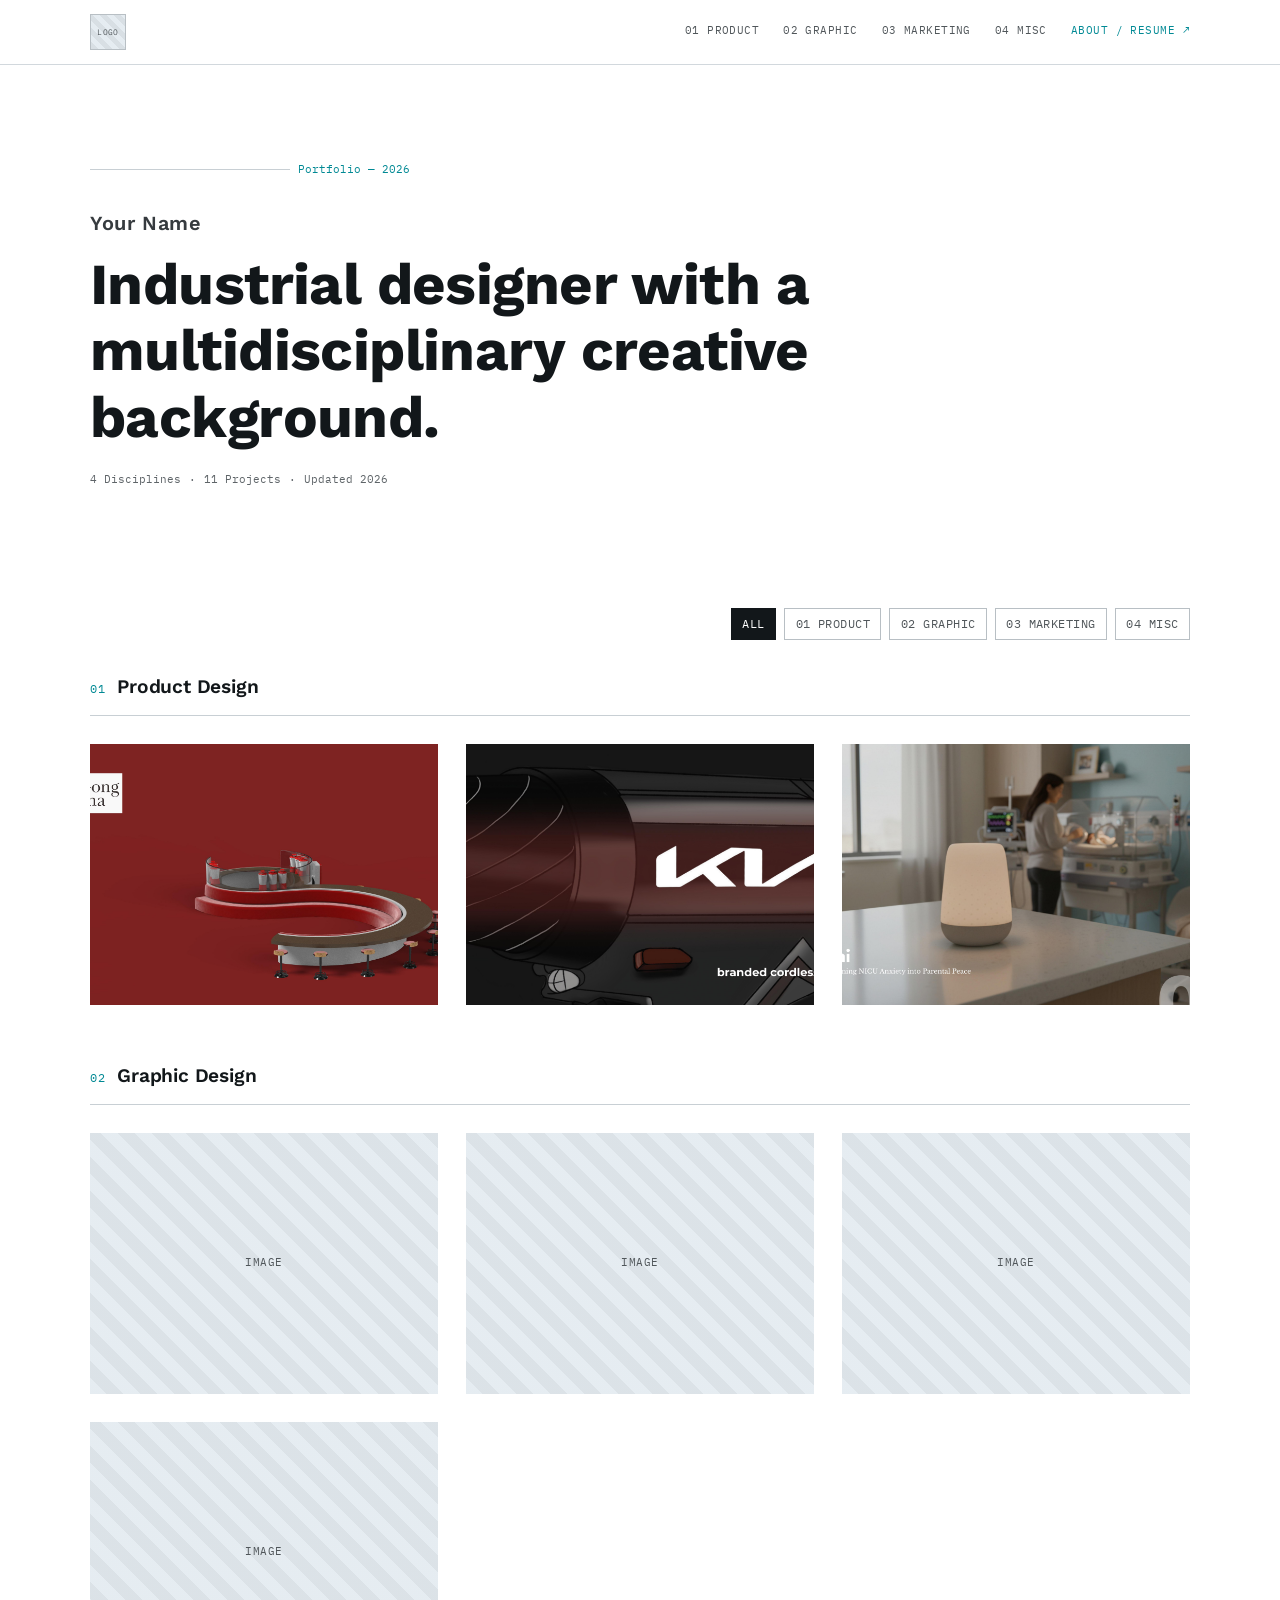
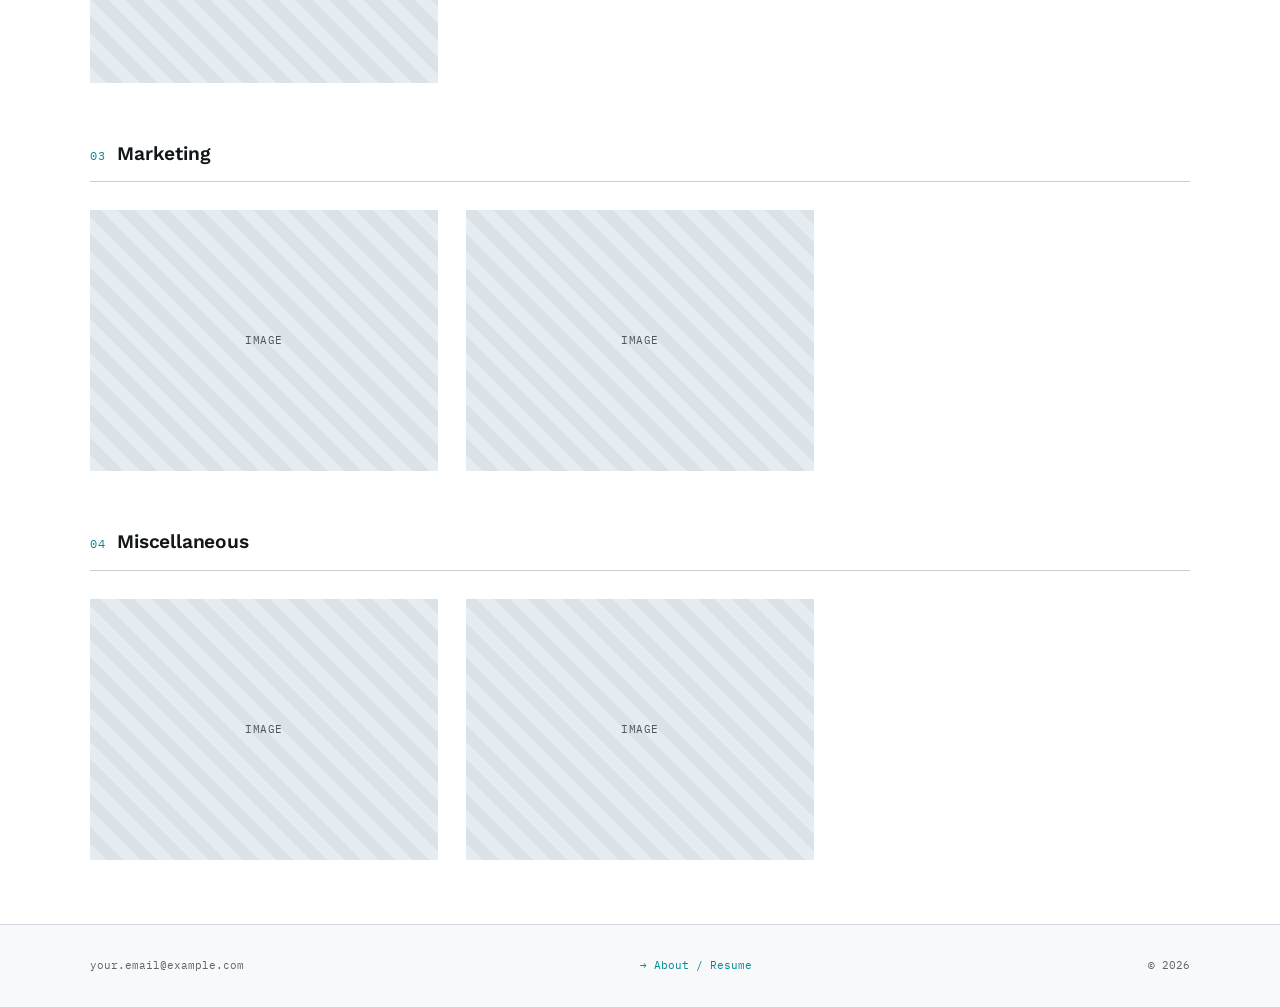
<file: index.html>
<!DOCTYPE html>
<html lang="en">
<head>
<meta charset="UTF-8">
<meta name="viewport" content="width=device-width, initial-scale=1.0">
<title>Your Name — Industrial Design Portfolio</title>
<meta name="description" content="Industrial design portfolio featuring product design, graphic design, marketing, and miscellaneous projects.">

<link rel="preconnect" href="https://fonts.googleapis.com">
<link rel="preconnect" href="https://fonts.gstatic.com" crossorigin>
<link href="https://fonts.googleapis.com/css2?family=Work+Sans:wght@400;500;600;700&family=IBM+Plex+Mono:wght@400;500&display=swap" rel="stylesheet">
<link rel="stylesheet" href="css/style.css">
</head>
<body>

<header class="site-header">
  <div class="wrap header-inner">
    <a class="logo" href="index.html" aria-label="Home">
      <!-- EDIT: swap this for your own logo mark -->
      <span class="logo-mark">LOGO</span>
    </a>
    <nav class="site-nav" aria-label="Primary">
      <a href="#product">01 Product</a>
      <a href="#graphic">02 Graphic</a>
      <a href="#marketing">03 Marketing</a>
      <a href="#misc">04 Misc</a>
      <a href="resume.html" class="nav-cta">About / Resume ↗</a>
    </nav>
    <button class="nav-toggle" aria-label="Toggle menu" aria-expanded="false">
      <span></span><span></span><span></span>
    </button>
  </div>
</header>

<!-- ============ HERO ============ -->
<section class="hero">
  <div class="kicker">
    <span class="rule"></span>
    <span class="label">Portfolio — <span class="auto-year">2026</span></span>
  </div>
  <!-- EDIT: your name -->
  <p class="hero-name">Your Name</p>
  <!-- EDIT: a one-line statement about what you design and how you think -->
  <h1>Industrial designer with a multidisciplinary creative background.</h1>
  <!-- These two numbers reflect the sections below: keep them in sync
       if you add or remove disciplines / projects. -->
  <p class="hero-stats">
    <span>4 Disciplines</span><span>·</span><span>11 Projects</span><span>·</span><span>Updated <span class="auto-year">2026</span></span>
  </p>
</section>

<!-- ============ FILTER ============ -->
<div class="filter-row">
  <div class="filters" role="group" aria-label="Filter by discipline">
    <button class="filter-btn active" data-filter="all">All</button>
    <button class="filter-btn" data-filter="product">01 Product</button>
    <button class="filter-btn" data-filter="graphic">02 Graphic</button>
    <button class="filter-btn" data-filter="marketing">03 Marketing</button>
    <button class="filter-btn" data-filter="misc">04 Misc</button>
  </div>
</div>

<!-- ============ WORK ============ -->
<div class="work">

  <!-- ============ 01 PRODUCT DESIGN ============ -->
  <div class="work-section" id="product" data-category="product">
    <div class="section-label">
      <span class="num">01</span>
      <h3>Product Design</h3>
    </div>
    <div class="project-grid">

      <!-- PROJECT CARD — duplicate this <a> block for each project. -->
      <a class="project-card" href="work-gongcha.html">
        <div class="card-media">
          <img src="assets/work/gongcha/hero.jpg" alt="Gong Cha Airport Kiosk">
        </div>
        <div class="card-overlay">
          <h3>Gong Cha Airport Kiosk</h3>
          <div class="titleblock-meta">Product Design — [Add year]</div>
        </div>
      </a>

      <a class="project-card" href="work-kia-drill.html">
        <div class="card-media">
          <img src="assets/work/kia/hero.jpg" alt="Kia Cordless Drill">
        </div>
        <div class="card-overlay">
          <h3>Kia Cordless Drill</h3>
          <div class="titleblock-meta">Product Design — [Add year]</div>
        </div>
      </a>

      <a class="project-card" href="work-lumi.html">
        <div class="card-media">
          <img src="assets/work/lumi/hero.jpg" alt="Lumi">
        </div>
        <div class="card-overlay">
          <h3>Lumi</h3>
          <div class="titleblock-meta">Product Design — [Add year]</div>
        </div>
      </a>
      <!-- END PROJECT CARD -->

    </div>
  </div>

  <!-- ============ 02 GRAPHIC DESIGN ============ -->
  <div class="work-section" id="graphic" data-category="graphic">
    <div class="section-label">
      <span class="num">02</span>
      <h3>Graphic Design</h3>
    </div>
    <div class="project-grid">

      <a class="project-card" href="project.html">
        <div class="card-media"><span>Image</span></div>
        <div class="card-overlay">
          <h3>Festival Identity System</h3>
          <div class="titleblock-meta">Graphic Design — 2025</div>
        </div>
      </a>

      <a class="project-card" href="project.html">
        <div class="card-media"><span>Image</span></div>
        <div class="card-overlay">
          <h3>Type Specimen Series</h3>
          <div class="titleblock-meta">Graphic Design — 2023</div>
        </div>
      </a>

      <a class="project-card" href="project.html">
        <div class="card-media"><span>Image</span></div>
        <div class="card-overlay">
          <h3>Exhibition Signage Set</h3>
          <div class="titleblock-meta">Graphic Design — 2024</div>
        </div>
      </a>

      <a class="project-card" href="project.html">
        <div class="card-media"><span>Image</span></div>
        <div class="card-overlay">
          <h3>Packaging Redesign</h3>
          <div class="titleblock-meta">Graphic Design — 2025</div>
        </div>
      </a>

    </div>
  </div>

  <!-- ============ 03 MARKETING ============ -->
  <div class="work-section" id="marketing" data-category="marketing">
    <div class="section-label">
      <span class="num">03</span>
      <h3>Marketing</h3>
    </div>
    <div class="project-grid">

      <a class="project-card" href="project.html">
        <div class="card-media"><span>Image</span></div>
        <div class="card-overlay">
          <h3>Product Launch Campaign</h3>
          <div class="titleblock-meta">Marketing — 2024</div>
        </div>
      </a>

      <a class="project-card" href="project.html">
        <div class="card-media"><span>Image</span></div>
        <div class="card-overlay">
          <h3>Social Content Series</h3>
          <div class="titleblock-meta">Marketing — 2025</div>
        </div>
      </a>

    </div>
  </div>

  <!-- ============ 04 MISCELLANEOUS ============ -->
  <div class="work-section" id="misc" data-category="misc">
    <div class="section-label">
      <span class="num">04</span>
      <h3>Miscellaneous</h3>
    </div>
    <div class="project-grid">

      <a class="project-card" href="project.html">
        <div class="card-media"><span>Image</span></div>
        <div class="card-overlay">
          <h3>Furniture Prototype</h3>
          <div class="titleblock-meta">Miscellaneous — 2023</div>
        </div>
      </a>

      <a class="project-card" href="project.html">
        <div class="card-media"><span>Image</span></div>
        <div class="card-overlay">
          <h3>Generative Poster Study</h3>
          <div class="titleblock-meta">Miscellaneous — 2024</div>
        </div>
      </a>

    </div>
  </div>

</div>

<!-- ============ FOOTER ============ -->
<footer class="site-footer-mini">
  <div class="site-footer-mini-inner">
    <!-- EDIT: your real email -->
    <a href="mailto:your.email@example.com">your.email@example.com</a>
    <a href="resume.html" class="nav-cta">→ About / Resume</a>
    <span>© <span class="auto-year">2026</span></span>
  </div>
</footer>

<script src="js/main.js"></script>
</body>
</html>
</file>
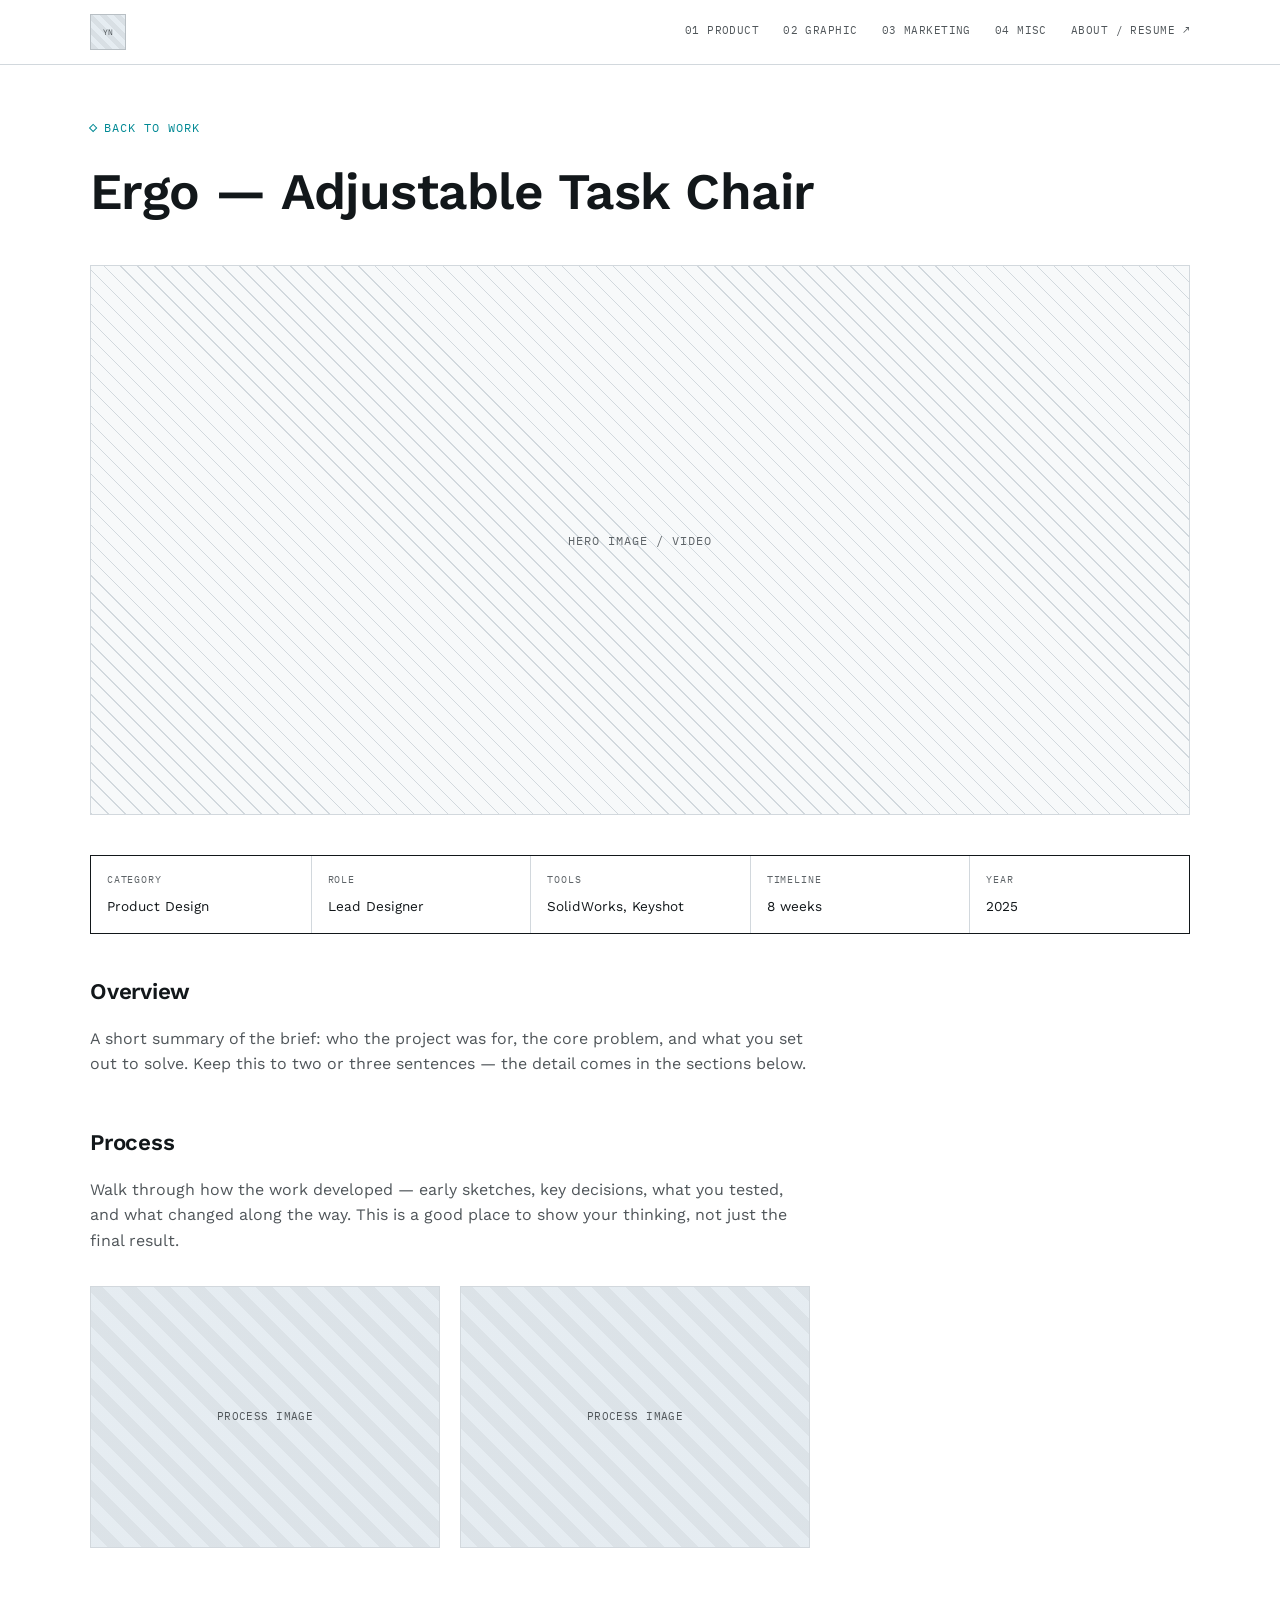
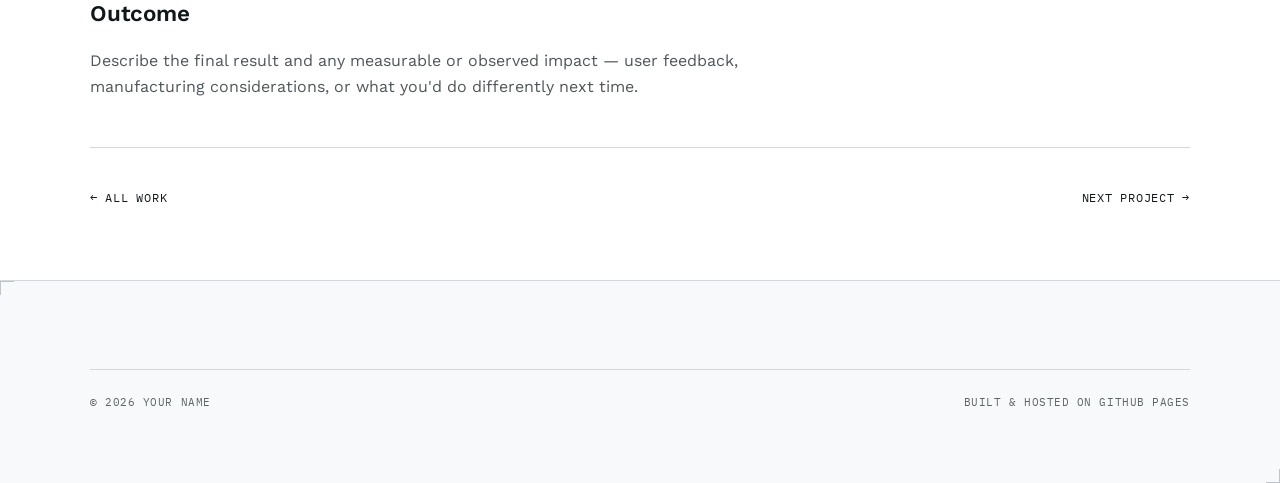
<file: project.html>
<!DOCTYPE html>
<html lang="en">
<head>
<meta charset="UTF-8">
<meta name="viewport" content="width=device-width, initial-scale=1.0">
<!-- EDIT: page title -->
<title>Project Title — Your Name</title>

<link rel="preconnect" href="https://fonts.googleapis.com">
<link rel="preconnect" href="https://fonts.gstatic.com" crossorigin>
<link href="https://fonts.googleapis.com/css2?family=Work+Sans:wght@400;500;600;700&family=IBM+Plex+Mono:wght@400;500&display=swap" rel="stylesheet">
<link rel="stylesheet" href="css/style.css">
</head>
<body>

<!--
  PROJECT PAGE TEMPLATE
  How to use: copy this file, rename it (e.g. project-ergo-chair.html),
  fill in the bracketed / placeholder content, then point the matching
  card's href on index.html at your new file name.
-->

<header class="site-header">
  <div class="wrap header-inner">
    <a class="logo" href="index.html" aria-label="Home">
      <span class="logo-mark">YN</span>
    </a>
    <nav class="site-nav" aria-label="Primary">
      <a href="index.html#product">01 Product</a>
      <a href="index.html#graphic">02 Graphic</a>
      <a href="index.html#marketing">03 Marketing</a>
      <a href="index.html#misc">04 Misc</a>
      <a href="resume.html">About / Resume ↗</a>
    </nav>
    <button class="nav-toggle" aria-label="Toggle menu" aria-expanded="false">
      <span></span><span></span><span></span>
    </button>
  </div>
</header>

<div class="wrap" style="padding-top:3rem;">

  <span class="eyebrow"><a href="index.html#work">Back to work</a></span>
  <!-- EDIT: project title -->
  <h1 style="font-size:clamp(2rem,5vw,3.2rem); margin-top:0.8rem;">Ergo — Adjustable Task Chair</h1>

  <div class="case-hero-media">
    <span>Hero Image / Video</span>
  </div>

  <!-- Title block — same fields a drawing sheet would carry -->
  <div class="case-titleblock">
    <div class="cell">
      <span class="field-label">Category</span>
      <span class="field-value">Product Design</span>
    </div>
    <div class="cell">
      <span class="field-label">Role</span>
      <span class="field-value">Lead Designer</span>
    </div>
    <div class="cell">
      <span class="field-label">Tools</span>
      <span class="field-value">SolidWorks, Keyshot</span>
    </div>
    <div class="cell">
      <span class="field-label">Timeline</span>
      <span class="field-value">8 weeks</span>
    </div>
    <div class="cell">
      <span class="field-label">Year</span>
      <span class="field-value">2025</span>
    </div>
  </div>

  <div class="case-body">
    <h2>Overview</h2>
    <!-- EDIT: 2–3 sentences framing the brief and the problem -->
    <p>A short summary of the brief: who the project was for, the core problem, and what you set out to solve. Keep this to two or three sentences — the detail comes in the sections below.</p>

    <h2>Process</h2>
    <!-- EDIT: describe research, sketching, iteration, prototyping -->
    <p>Walk through how the work developed — early sketches, key decisions, what you tested, and what changed along the way. This is a good place to show your thinking, not just the final result.</p>

    <div class="case-gallery">
      <div class="media-placeholder"><span>Process Image</span></div>
      <div class="media-placeholder"><span>Process Image</span></div>
    </div>

    <h2>Outcome</h2>
    <!-- EDIT: the result and what it demonstrates -->
    <p>Describe the final result and any measurable or observed impact — user feedback, manufacturing considerations, or what you'd do differently next time.</p>
  </div>

  <div class="case-nav">
    <a href="index.html#work">← All work</a>
    <a href="project.html">Next project →</a>
  </div>

</div>

<footer class="site-footer registration" style="margin-top:2rem;">
  <div class="wrap footer-inner">
    <div class="footer-bottom">
      <span>© <span class="auto-year">2026</span> Your Name</span>
      <span>Built &amp; hosted on GitHub Pages</span>
    </div>
  </div>
</footer>

<script src="js/main.js"></script>
</body>
</html>
</file>
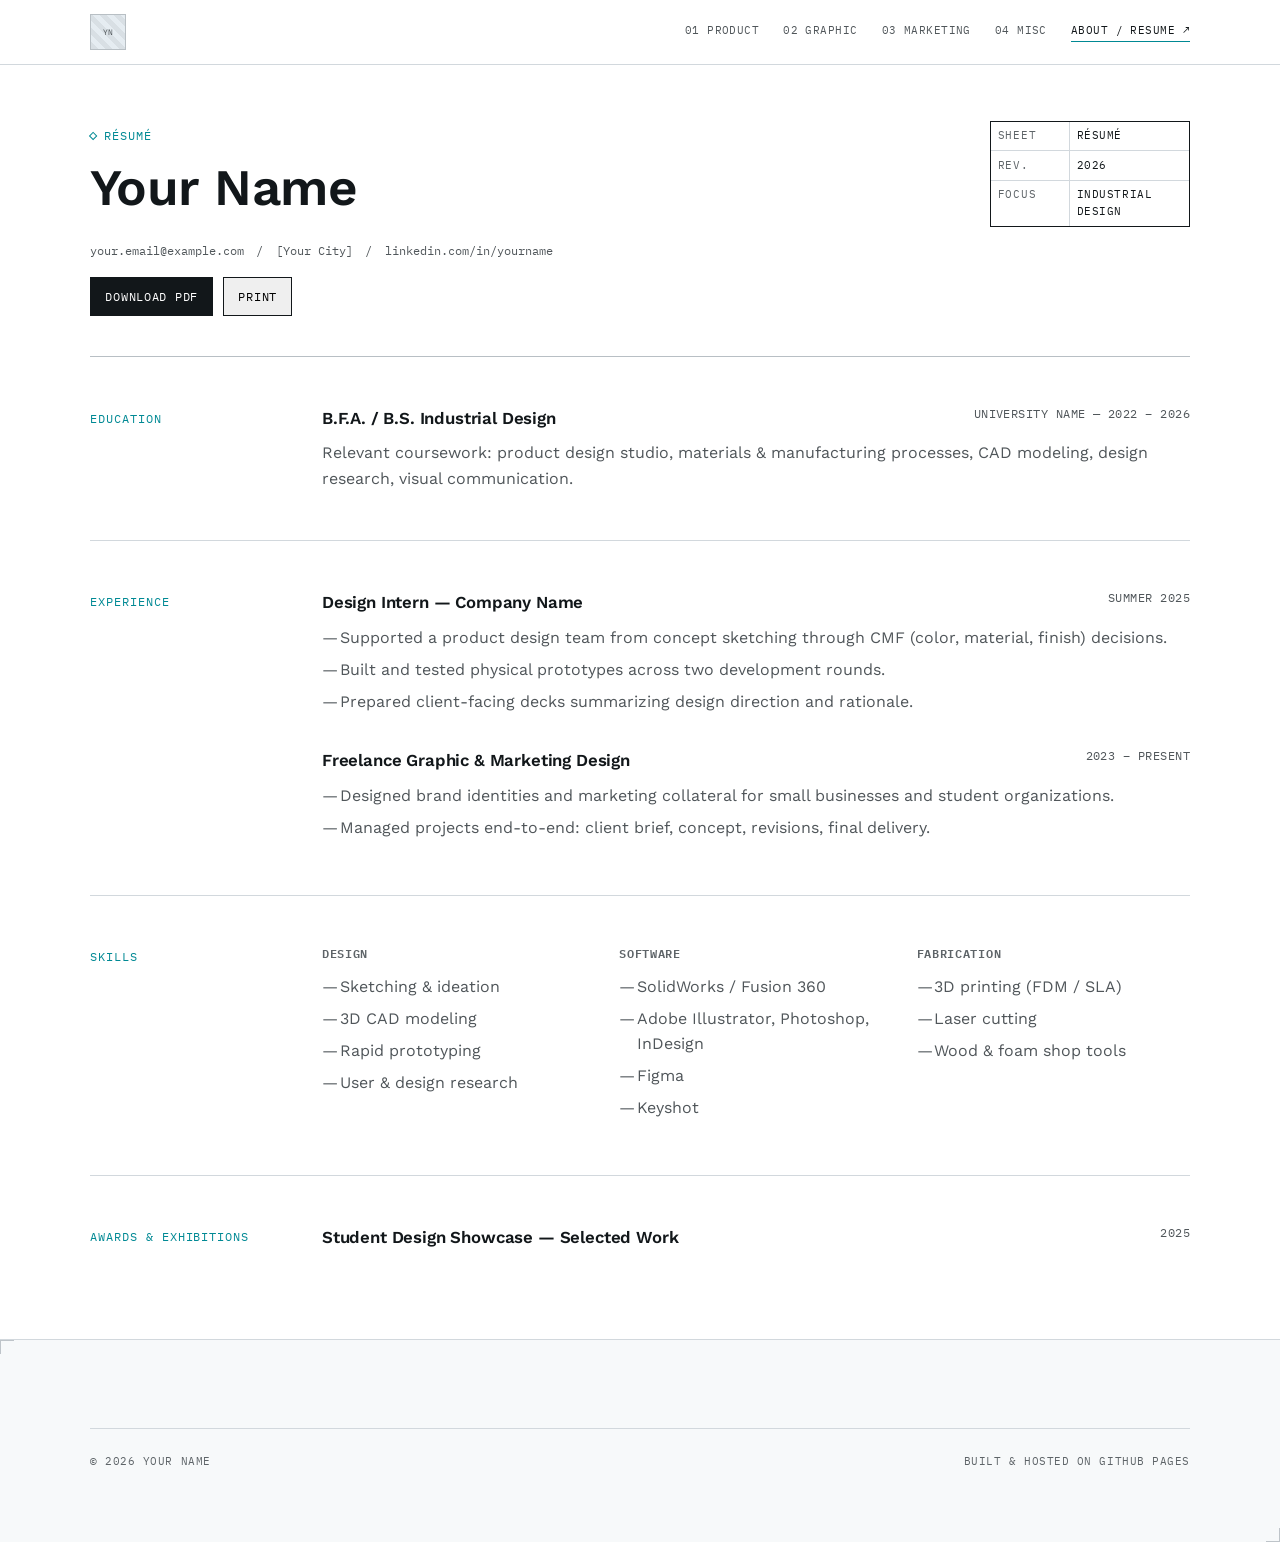
<file: resume.html>
<!DOCTYPE html>
<html lang="en">
<head>
<meta charset="UTF-8">
<meta name="viewport" content="width=device-width, initial-scale=1.0">
<title>Résumé — Your Name</title>
<meta name="description" content="Résumé of Your Name, industrial designer.">

<link rel="preconnect" href="https://fonts.googleapis.com">
<link rel="preconnect" href="https://fonts.gstatic.com" crossorigin>
<link href="https://fonts.googleapis.com/css2?family=Work+Sans:wght@400;500;600;700&family=IBM+Plex+Mono:wght@400;500&display=swap" rel="stylesheet">
<link rel="stylesheet" href="css/style.css">
</head>
<body>

<header class="site-header">
  <div class="wrap header-inner">
    <a class="logo" href="index.html" aria-label="Home">
      <span class="logo-mark">YN</span>
    </a>
    <nav class="site-nav" aria-label="Primary">
      <a href="index.html#product">01 Product</a>
      <a href="index.html#graphic">02 Graphic</a>
      <a href="index.html#marketing">03 Marketing</a>
      <a href="index.html#misc">04 Misc</a>
      <a href="resume.html" class="is-active">About / Resume ↗</a>
    </nav>
    <button class="nav-toggle" aria-label="Toggle menu" aria-expanded="false">
      <span></span><span></span><span></span>
    </button>
  </div>
</header>

<div class="wrap">

  <div class="sheet-header">
    <div>
      <span class="eyebrow">Résumé</span>
      <!-- EDIT: your name -->
      <h1>Your Name</h1>
      <div class="contact-row">
        <span>your.email@example.com</span>
        <span>/</span>
        <span>[Your City]</span>
        <span>/</span>
        <span>linkedin.com/in/yourname</span>
      </div>
      <div class="sheet-actions">
        <!-- EDIT: add a resume.pdf into /assets and point this link at it -->
        <a class="btn btn-primary" href="assets/resume.pdf" download>Download PDF</a>
        <button class="btn" onclick="window.print()">Print</button>
      </div>
    </div>
    <div class="titleblock-mini">
      <div class="row"><span class="field-label">Sheet</span><span>Résumé</span></div>
      <div class="row"><span class="field-label">Rev.</span><span class="auto-year">2026</span></div>
      <div class="row"><span class="field-label">Focus</span><span>Industrial Design</span></div>
    </div>
  </div>

  <!-- ============ EDUCATION ============ -->
  <div class="resume-section">
    <div class="resume-section-head">
      <span class="field-label">Education</span>
      <div>
        <div class="entry">
          <div class="entry-head">
            <!-- EDIT: your degree and school -->
            <h3>B.F.A. / B.S. Industrial Design</h3>
            <span class="entry-meta">University Name — 2022 – 2026</span>
          </div>
          <p style="color:var(--ink-soft);">Relevant coursework: product design studio, materials &amp; manufacturing processes, CAD modeling, design research, visual communication.</p>
        </div>
      </div>
    </div>
  </div>

  <!-- ============ EXPERIENCE ============ -->
  <div class="resume-section">
    <div class="resume-section-head">
      <span class="field-label">Experience</span>
      <div>
        <!-- EDIT: duplicate this .entry block for each role -->
        <div class="entry">
          <div class="entry-head">
            <h3>Design Intern — Company Name</h3>
            <span class="entry-meta">Summer 2025</span>
          </div>
          <ul>
            <li>Supported a product design team from concept sketching through CMF (color, material, finish) decisions.</li>
            <li>Built and tested physical prototypes across two development rounds.</li>
            <li>Prepared client-facing decks summarizing design direction and rationale.</li>
          </ul>
        </div>

        <div class="entry">
          <div class="entry-head">
            <h3>Freelance Graphic &amp; Marketing Design</h3>
            <span class="entry-meta">2023 – Present</span>
          </div>
          <ul>
            <li>Designed brand identities and marketing collateral for small businesses and student organizations.</li>
            <li>Managed projects end-to-end: client brief, concept, revisions, final delivery.</li>
          </ul>
        </div>
      </div>
    </div>
  </div>

  <!-- ============ SKILLS ============ -->
  <div class="resume-section">
    <div class="resume-section-head">
      <span class="field-label">Skills</span>
      <div class="skills-columns">
        <div>
          <h4>Design</h4>
          <ul>
            <li>Sketching &amp; ideation</li>
            <li>3D CAD modeling</li>
            <li>Rapid prototyping</li>
            <li>User &amp; design research</li>
          </ul>
        </div>
        <div>
          <h4>Software</h4>
          <ul>
            <li>SolidWorks / Fusion 360</li>
            <li>Adobe Illustrator, Photoshop, InDesign</li>
            <li>Figma</li>
            <li>Keyshot</li>
          </ul>
        </div>
        <div>
          <h4>Fabrication</h4>
          <ul>
            <li>3D printing (FDM / SLA)</li>
            <li>Laser cutting</li>
            <li>Wood &amp; foam shop tools</li>
          </ul>
        </div>
      </div>
    </div>
  </div>

  <!-- ============ AWARDS / EXHIBITIONS ============ -->
  <div class="resume-section">
    <div class="resume-section-head">
      <span class="field-label">Awards &amp; Exhibitions</span>
      <div>
        <div class="entry">
          <div class="entry-head">
            <!-- EDIT: swap in real awards, exhibitions, or competitions — delete this section if not applicable -->
            <h3>Student Design Showcase — Selected Work</h3>
            <span class="entry-meta">2025</span>
          </div>
        </div>
      </div>
    </div>
  </div>

</div>

<footer class="site-footer registration" style="margin-top:2rem;">
  <div class="wrap footer-inner">
    <div class="footer-bottom">
      <span>© <span class="auto-year">2026</span> Your Name</span>
      <span>Built &amp; hosted on GitHub Pages</span>
    </div>
  </div>
</footer>

<script src="js/main.js"></script>
</body>
</html>
</file>
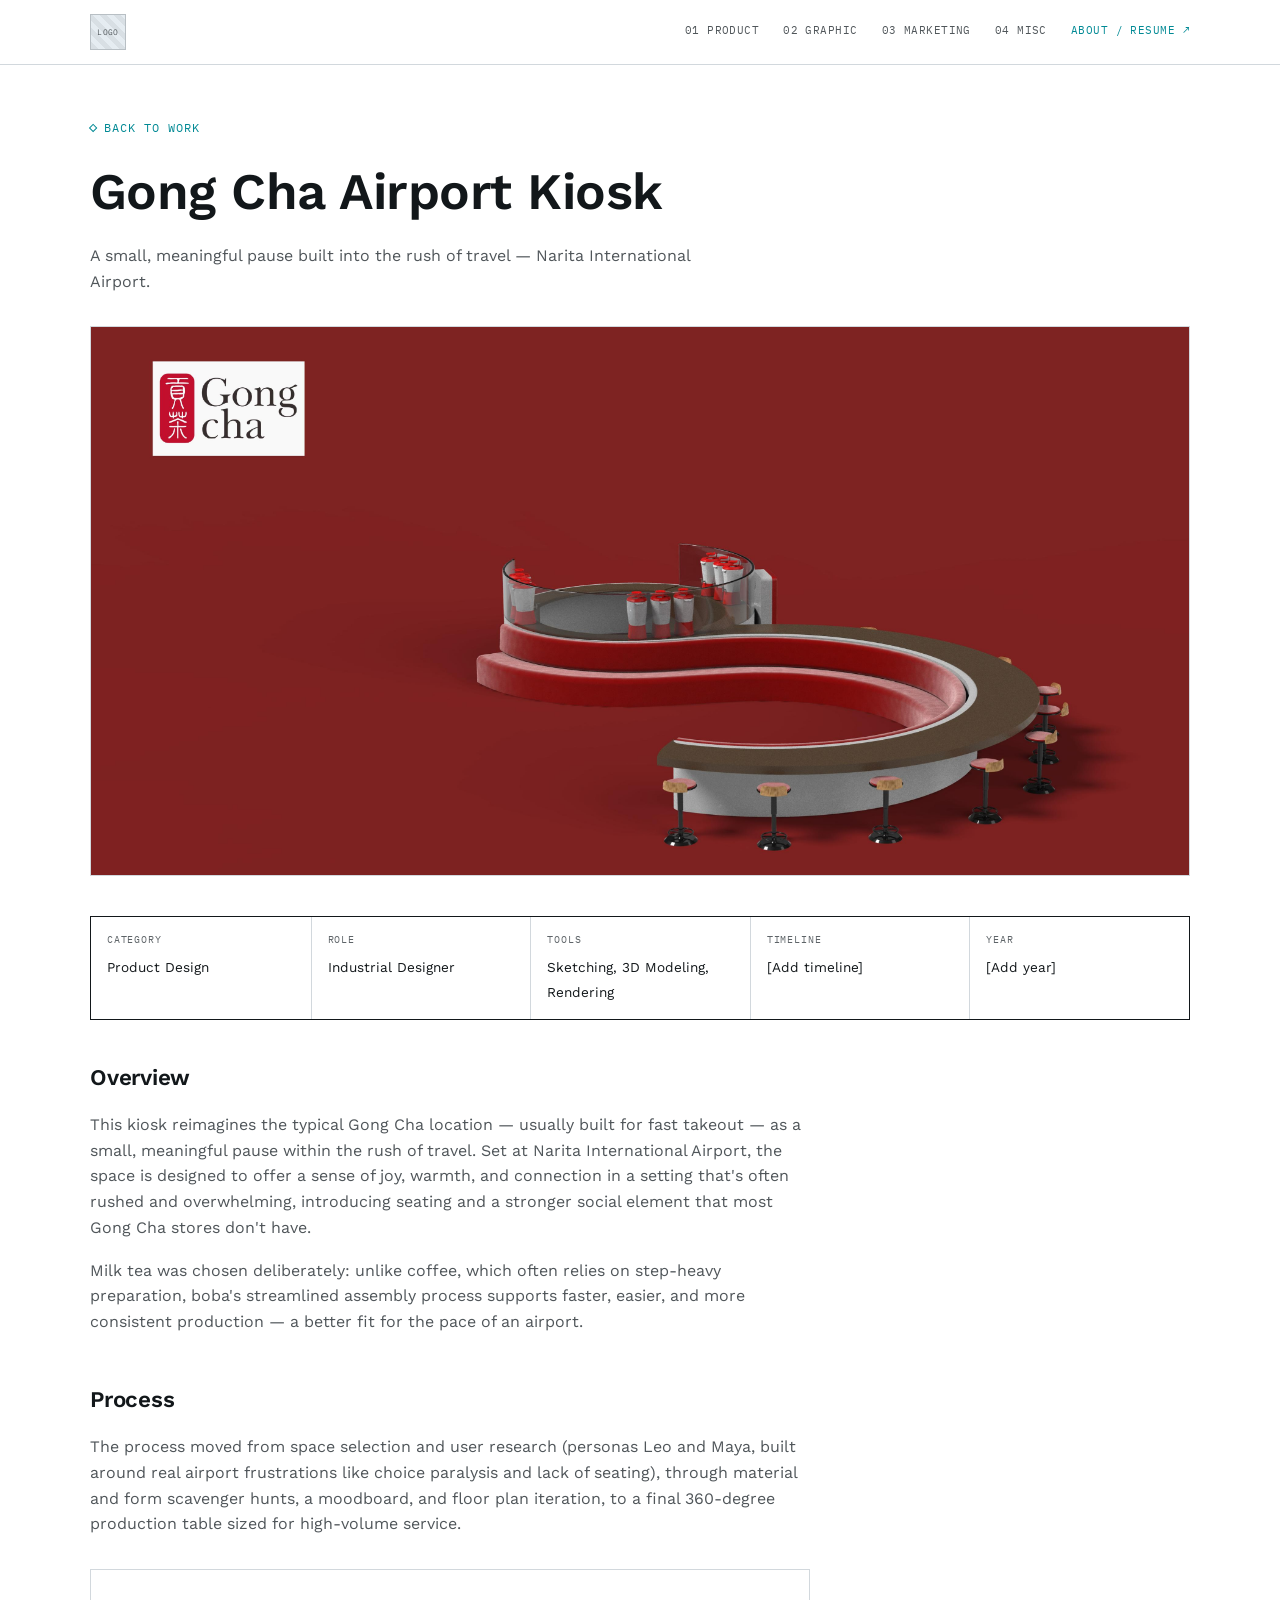
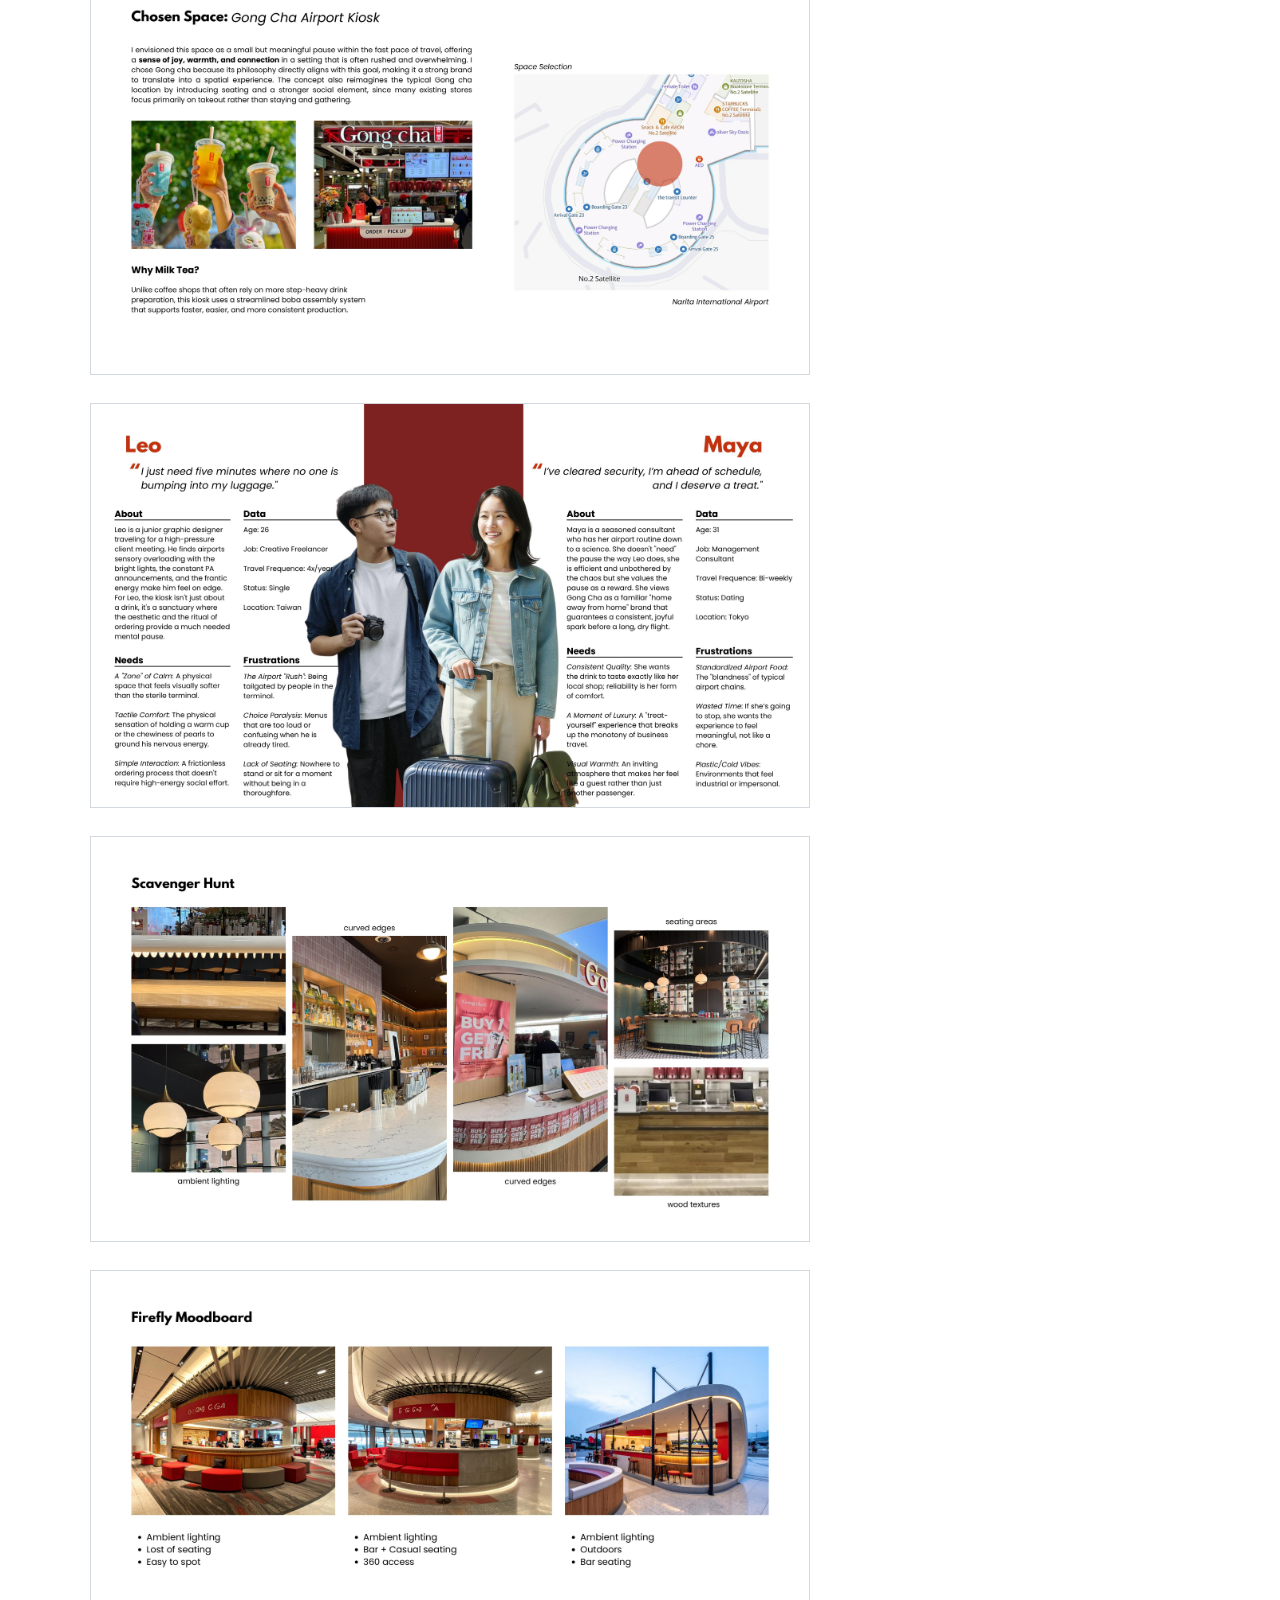
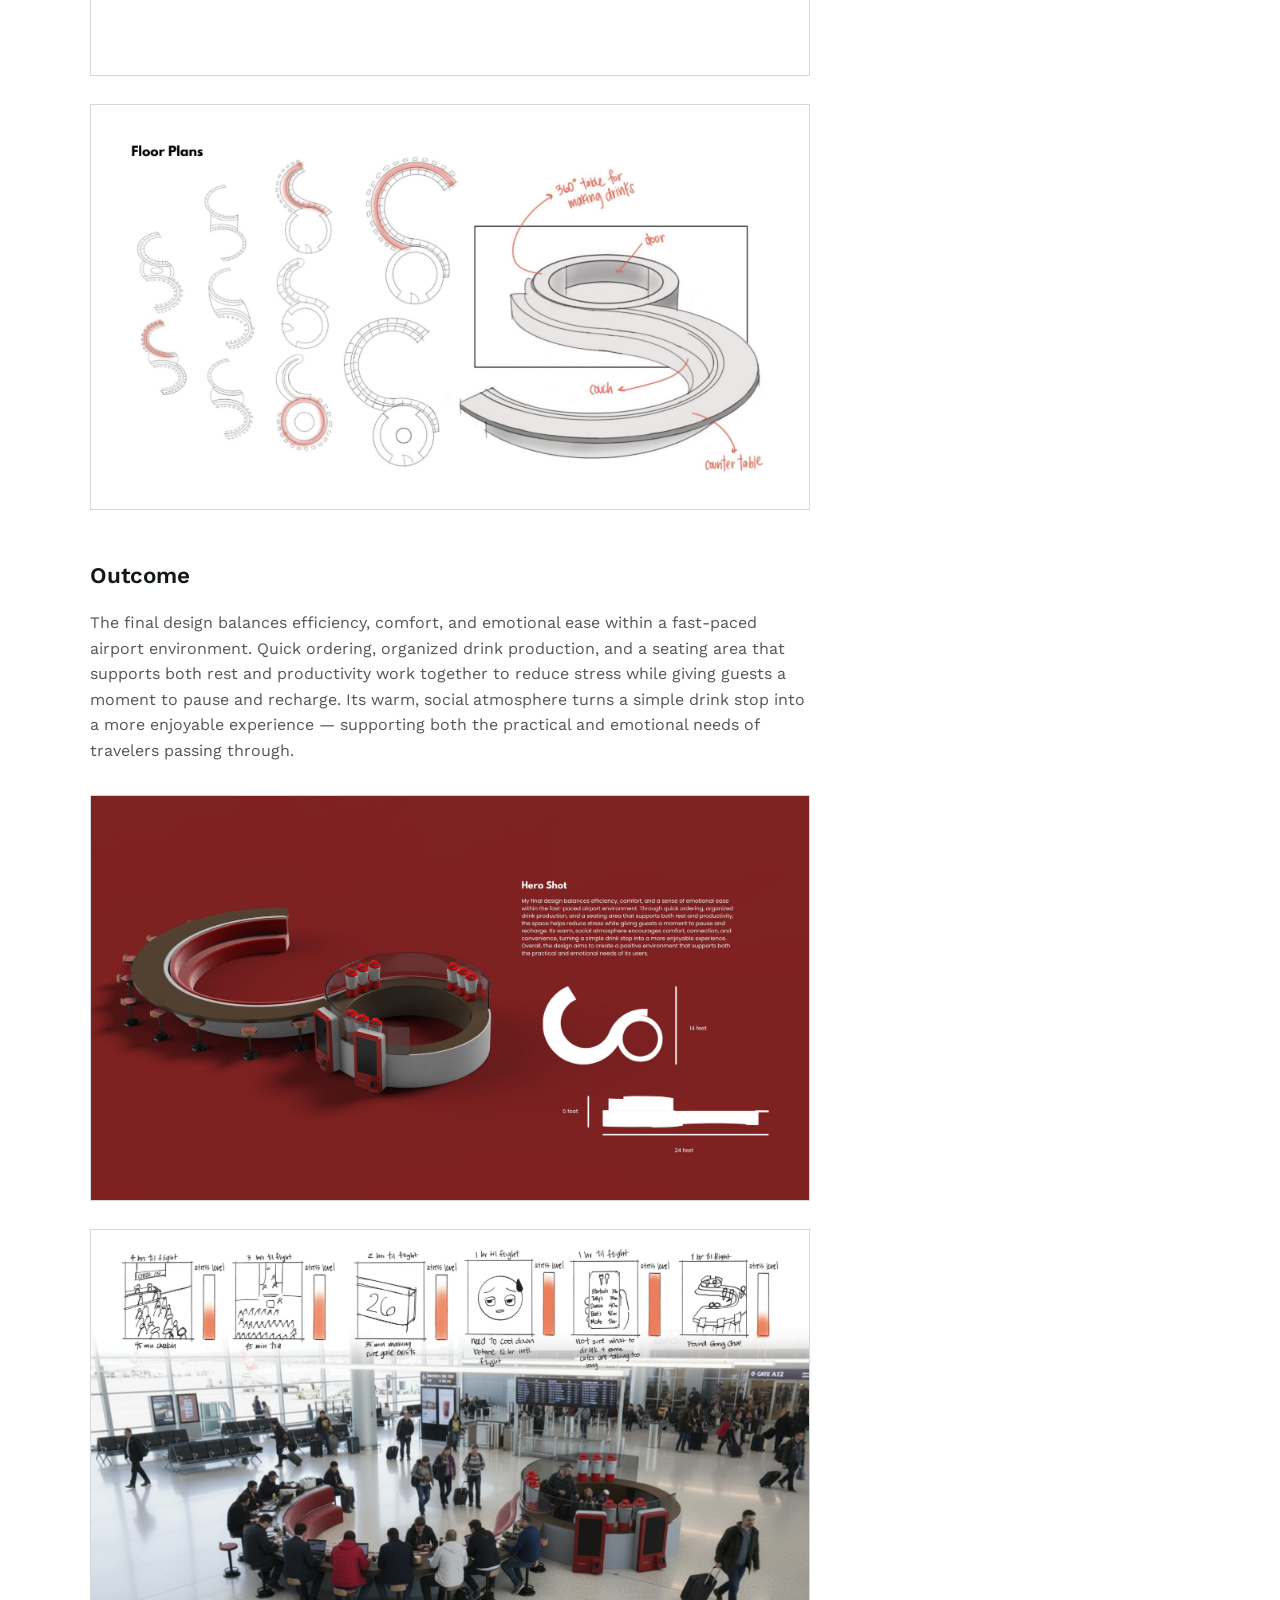
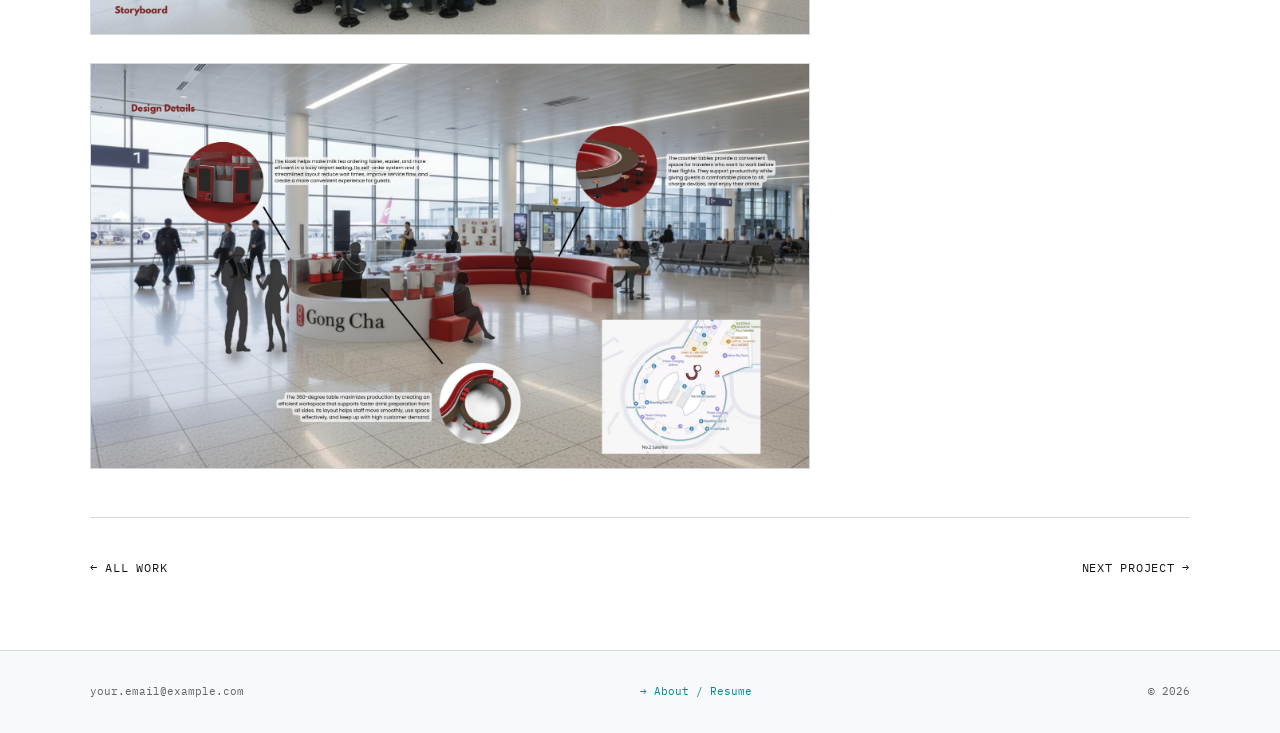
<file: work-gongcha.html>
<!DOCTYPE html>
<html lang="en">
<head>
<meta charset="UTF-8">
<meta name="viewport" content="width=device-width, initial-scale=1.0">
<title>Gong Cha Airport Kiosk — Your Name</title>

<link rel="preconnect" href="https://fonts.googleapis.com">
<link rel="preconnect" href="https://fonts.gstatic.com" crossorigin>
<link href="https://fonts.googleapis.com/css2?family=Work+Sans:wght@400;500;600;700&family=IBM+Plex+Mono:wght@400;500&display=swap" rel="stylesheet">
<link rel="stylesheet" href="css/style.css">
</head>
<body>

<header class="site-header">
  <div class="wrap header-inner">
    <a class="logo" href="index.html" aria-label="Home">
      <span class="logo-mark">LOGO</span>
    </a>
    <nav class="site-nav" aria-label="Primary">
      <a href="index.html#product">01 Product</a>
      <a href="index.html#graphic">02 Graphic</a>
      <a href="index.html#marketing">03 Marketing</a>
      <a href="index.html#misc">04 Misc</a>
      <a href="resume.html" class="nav-cta">About / Resume ↗</a>
    </nav>
    <button class="nav-toggle" aria-label="Toggle menu" aria-expanded="false">
      <span></span><span></span><span></span>
    </button>
  </div>
</header>

<div class="wrap" style="padding-top:3rem;">

  <span class="eyebrow"><a href="index.html#product">Back to work</a></span>
  <h1 style="font-size:clamp(2rem,5vw,3.2rem); margin-top:0.8rem;">Gong Cha Airport Kiosk</h1>
  <p style="max-width:60ch; color:var(--ink-soft); margin-top:0.6rem;">A small, meaningful pause built into the rush of travel — Narita International Airport.</p>

  <div class="case-hero-media">
    <img src="assets/work/gongcha/hero.jpg" alt="3D render of the curved Gong Cha airport kiosk with red banquette seating and stools">
  </div>

  <!-- Title block — same fields a drawing sheet would carry -->
  <div class="case-titleblock">
    <div class="cell">
      <span class="field-label">Category</span>
      <span class="field-value">Product Design</span>
    </div>
    <div class="cell">
      <span class="field-label">Role</span>
      <span class="field-value">Industrial Designer</span>
    </div>
    <div class="cell">
      <span class="field-label">Tools</span>
      <span class="field-value">Sketching, 3D Modeling, Rendering</span>
    </div>
    <!-- EDIT: fill in the real project timeline -->
    <div class="cell">
      <span class="field-label">Timeline</span>
      <span class="field-value">[Add timeline]</span>
    </div>
    <!-- EDIT: fill in the real project year -->
    <div class="cell">
      <span class="field-label">Year</span>
      <span class="field-value">[Add year]</span>
    </div>
  </div>

  <div class="case-body">
    <h2>Overview</h2>
    <p>This kiosk reimagines the typical Gong Cha location — usually built for fast takeout — as a small, meaningful pause within the rush of travel. Set at Narita International Airport, the space is designed to offer a sense of joy, warmth, and connection in a setting that's often rushed and overwhelming, introducing seating and a stronger social element that most Gong Cha stores don't have.</p>
    <p>Milk tea was chosen deliberately: unlike coffee, which often relies on step-heavy preparation, boba's streamlined assembly process supports faster, easier, and more consistent production — a better fit for the pace of an airport.</p>

    <h2>Process</h2>
    <p>The process moved from space selection and user research (personas Leo and Maya, built around real airport frustrations like choice paralysis and lack of seating), through material and form scavenger hunts, a moodboard, and floor plan iteration, to a final 360-degree production table sized for high-volume service.</p>

    <div class="case-slides">
      <img src="assets/work/gongcha/slide-2.jpg" alt="Chosen space: Gong Cha Airport Kiosk brief and site selection map at Narita International Airport">
      <img src="assets/work/gongcha/slide-3.jpg" alt="Traveler personas Leo and Maya with their needs and frustrations">
      <img src="assets/work/gongcha/slide-4.jpg" alt="Scavenger hunt reference photos: curved edges, ambient lighting, seating areas, wood textures">
      <img src="assets/work/gongcha/slide-5.jpg" alt="Firefly moodboard of circular airport kiosk references">
      <img src="assets/work/gongcha/slide-6.jpg" alt="Floor plan iterations and an annotated sketch of the counter, couch, and 360-degree production table">
    </div>

    <h2>Outcome</h2>
    <p>The final design balances efficiency, comfort, and emotional ease within a fast-paced airport environment. Quick ordering, organized drink production, and a seating area that supports both rest and productivity work together to reduce stress while giving guests a moment to pause and recharge. Its warm, social atmosphere turns a simple drink stop into a more enjoyable experience — supporting both the practical and emotional needs of travelers passing through.</p>

    <div class="case-slides">
      <img src="assets/work/gongcha/slide-7.jpg" alt="Final hero render of the kiosk with dimensions: 24 feet by 14 feet by 5 feet">
      <img src="assets/work/gongcha/slide-8.jpg" alt="Storyboard mapping traveler stress levels from check-in to finding Gong Cha">
      <img src="assets/work/gongcha/slide-9.jpg" alt="Design details: the self-order kiosk, counter seating, and 360-degree production table in context">
    </div>
  </div>

  <div class="case-nav">
    <a href="index.html#product">← All work</a>
    <a href="work-kia-drill.html">Next project →</a>
  </div>

</div>

<footer class="site-footer-mini" style="margin-top:2rem;">
  <div class="site-footer-mini-inner">
    <a href="mailto:your.email@example.com">your.email@example.com</a>
    <a href="resume.html" class="nav-cta">→ About / Resume</a>
    <span>© <span class="auto-year">2026</span></span>
  </div>
</footer>

<script src="js/main.js"></script>
</body>
</html>
</file>
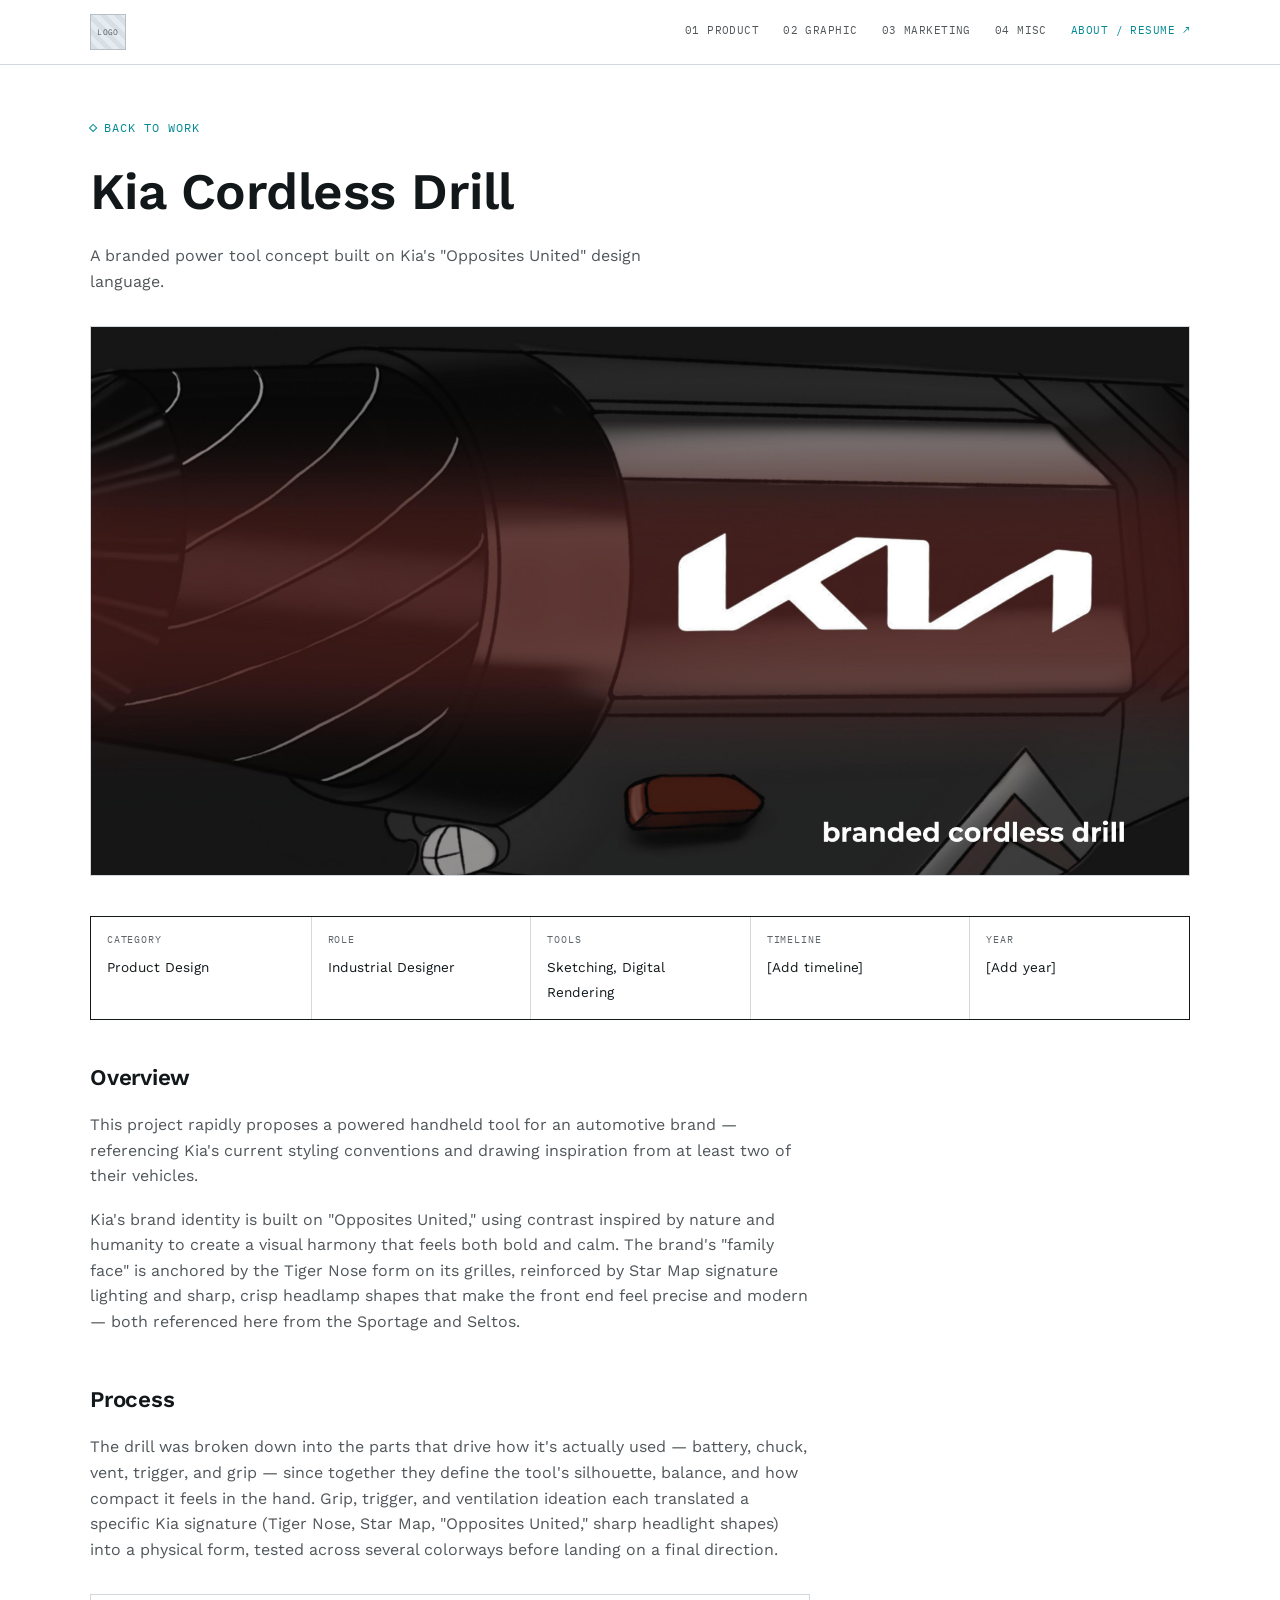
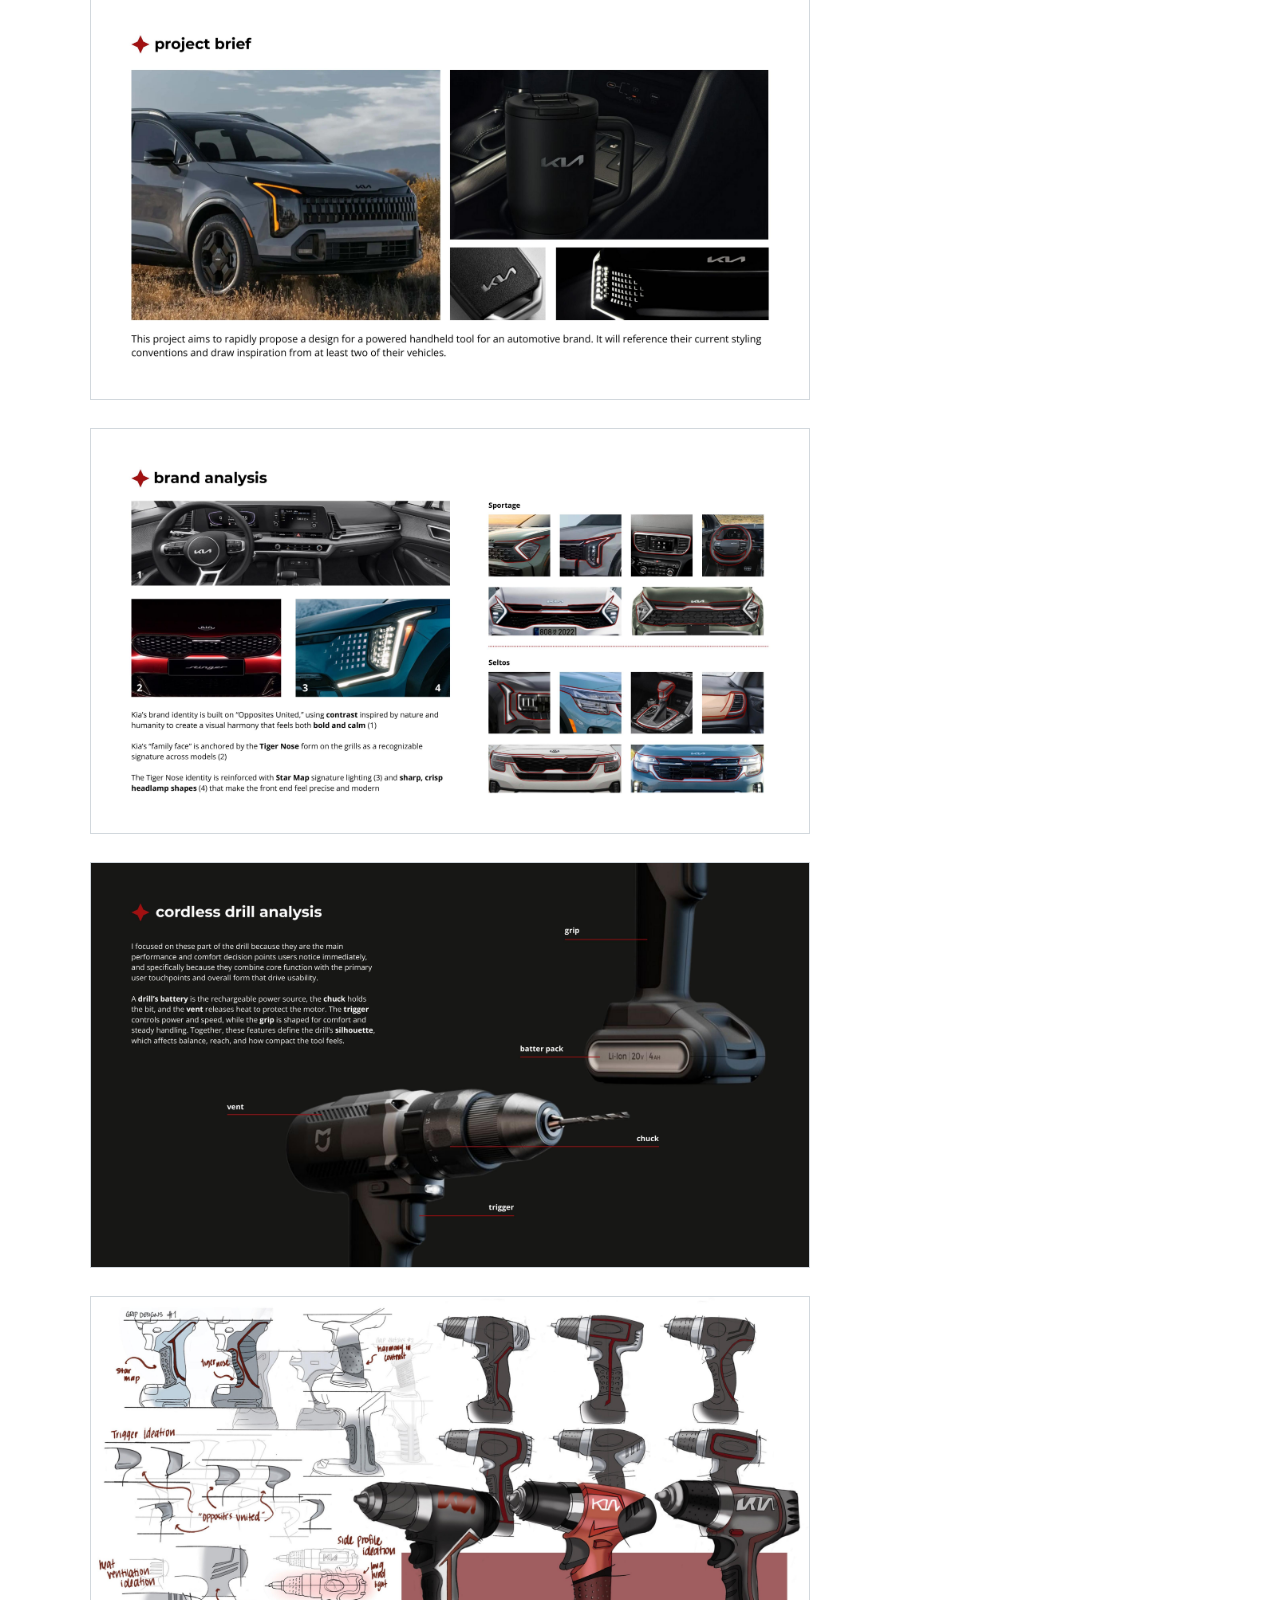
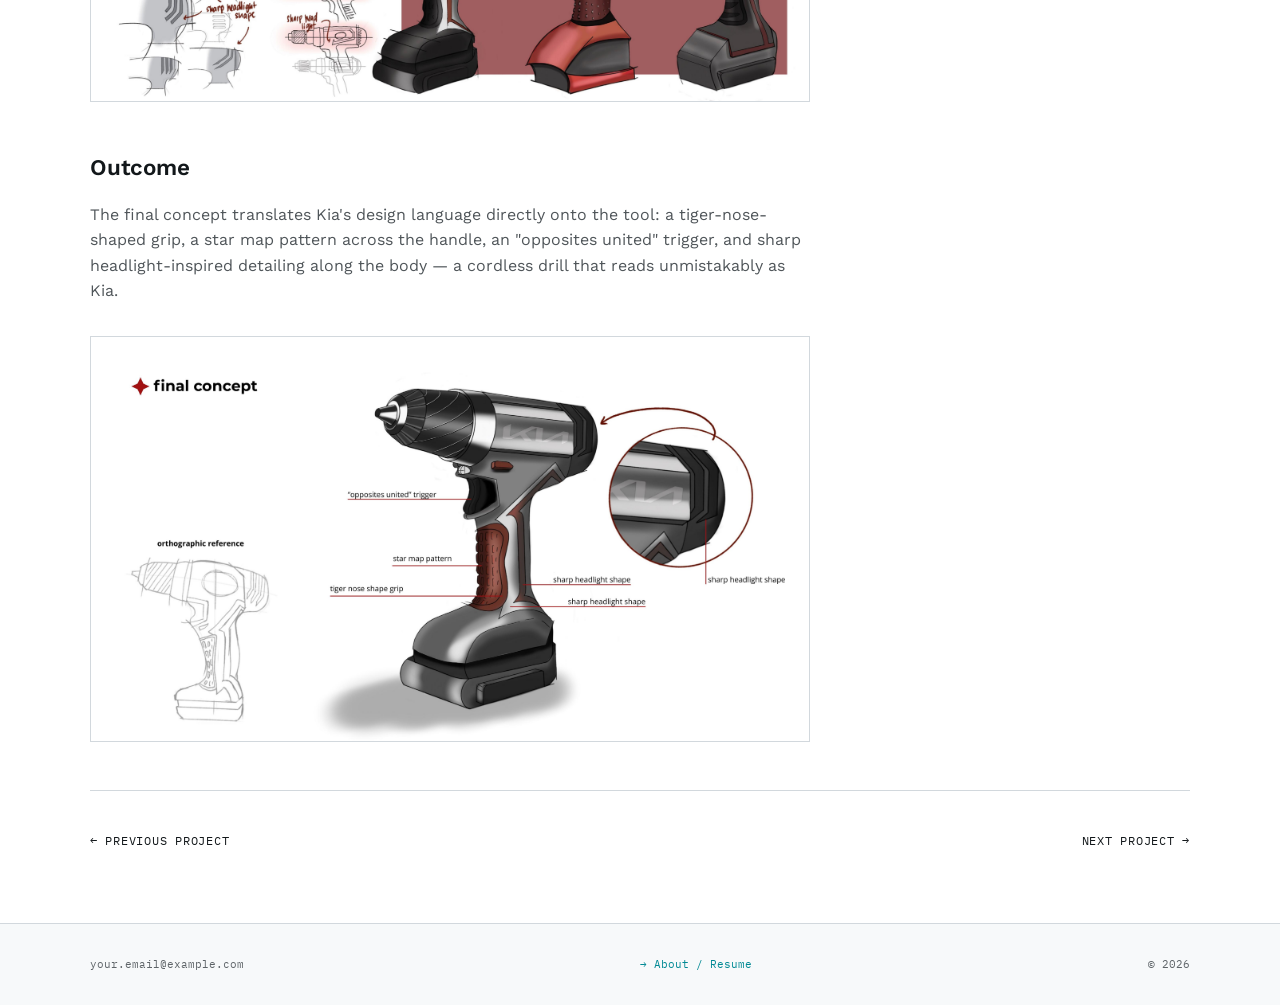
<file: work-kia-drill.html>
<!DOCTYPE html>
<html lang="en">
<head>
<meta charset="UTF-8">
<meta name="viewport" content="width=device-width, initial-scale=1.0">
<title>Kia Cordless Drill — Your Name</title>

<link rel="preconnect" href="https://fonts.googleapis.com">
<link rel="preconnect" href="https://fonts.gstatic.com" crossorigin>
<link href="https://fonts.googleapis.com/css2?family=Work+Sans:wght@400;500;600;700&family=IBM+Plex+Mono:wght@400;500&display=swap" rel="stylesheet">
<link rel="stylesheet" href="css/style.css">
</head>
<body>

<header class="site-header">
  <div class="wrap header-inner">
    <a class="logo" href="index.html" aria-label="Home">
      <span class="logo-mark">LOGO</span>
    </a>
    <nav class="site-nav" aria-label="Primary">
      <a href="index.html#product">01 Product</a>
      <a href="index.html#graphic">02 Graphic</a>
      <a href="index.html#marketing">03 Marketing</a>
      <a href="index.html#misc">04 Misc</a>
      <a href="resume.html" class="nav-cta">About / Resume ↗</a>
    </nav>
    <button class="nav-toggle" aria-label="Toggle menu" aria-expanded="false">
      <span></span><span></span><span></span>
    </button>
  </div>
</header>

<div class="wrap" style="padding-top:3rem;">

  <span class="eyebrow"><a href="index.html#product">Back to work</a></span>
  <h1 style="font-size:clamp(2rem,5vw,3.2rem); margin-top:0.8rem;">Kia Cordless Drill</h1>
  <p style="max-width:60ch; color:var(--ink-soft); margin-top:0.6rem;">A branded power tool concept built on Kia's "Opposites United" design language.</p>

  <div class="case-hero-media">
    <img src="assets/work/kia/hero.jpg" alt="Close-up render of a dark red and black cordless drill with the Kia logo">
  </div>

  <!-- Title block — same fields a drawing sheet would carry -->
  <div class="case-titleblock">
    <div class="cell">
      <span class="field-label">Category</span>
      <span class="field-value">Product Design</span>
    </div>
    <div class="cell">
      <span class="field-label">Role</span>
      <span class="field-value">Industrial Designer</span>
    </div>
    <div class="cell">
      <span class="field-label">Tools</span>
      <span class="field-value">Sketching, Digital Rendering</span>
    </div>
    <!-- EDIT: fill in the real project timeline -->
    <div class="cell">
      <span class="field-label">Timeline</span>
      <span class="field-value">[Add timeline]</span>
    </div>
    <!-- EDIT: fill in the real project year -->
    <div class="cell">
      <span class="field-label">Year</span>
      <span class="field-value">[Add year]</span>
    </div>
  </div>

  <div class="case-body">
    <h2>Overview</h2>
    <p>This project rapidly proposes a powered handheld tool for an automotive brand — referencing Kia's current styling conventions and drawing inspiration from at least two of their vehicles.</p>
    <p>Kia's brand identity is built on "Opposites United," using contrast inspired by nature and humanity to create a visual harmony that feels both bold and calm. The brand's "family face" is anchored by the Tiger Nose form on its grilles, reinforced by Star Map signature lighting and sharp, crisp headlamp shapes that make the front end feel precise and modern — both referenced here from the Sportage and Seltos.</p>

    <h2>Process</h2>
    <p>The drill was broken down into the parts that drive how it's actually used — battery, chuck, vent, trigger, and grip — since together they define the tool's silhouette, balance, and how compact it feels in the hand. Grip, trigger, and ventilation ideation each translated a specific Kia signature (Tiger Nose, Star Map, "Opposites United," sharp headlight shapes) into a physical form, tested across several colorways before landing on a final direction.</p>

    <div class="case-slides">
      <img src="assets/work/kia/slide-2.jpg" alt="Project brief with Kia Sportage vehicle and interior brand details">
      <img src="assets/work/kia/slide-3.jpg" alt="Kia brand analysis: Tiger Nose grille, Star Map lighting, and headlamp shapes across the Sportage and Seltos">
      <img src="assets/work/kia/slide-4.jpg" alt="Cordless drill anatomy diagram labeling grip, battery pack, vent, chuck, and trigger">
      <img src="assets/work/kia/slide-5.jpg" alt="Grip, trigger, and ventilation ideation sketches alongside colored drill renders">
    </div>

    <h2>Outcome</h2>
    <p>The final concept translates Kia's design language directly onto the tool: a tiger-nose-shaped grip, a star map pattern across the handle, an "opposites united" trigger, and sharp headlight-inspired detailing along the body — a cordless drill that reads unmistakably as Kia.</p>

    <div class="case-slides">
      <img src="assets/work/kia/slide-6.jpg" alt="Final concept rendering of the Kia-branded cordless drill with callouts for the tiger nose grip and star map pattern">
    </div>
  </div>

  <div class="case-nav">
    <a href="work-gongcha.html">← Previous project</a>
    <a href="work-lumi.html">Next project →</a>
  </div>

</div>

<footer class="site-footer-mini" style="margin-top:2rem;">
  <div class="site-footer-mini-inner">
    <a href="mailto:your.email@example.com">your.email@example.com</a>
    <a href="resume.html" class="nav-cta">→ About / Resume</a>
    <span>© <span class="auto-year">2026</span></span>
  </div>
</footer>

<script src="js/main.js"></script>
</body>
</html>
</file>
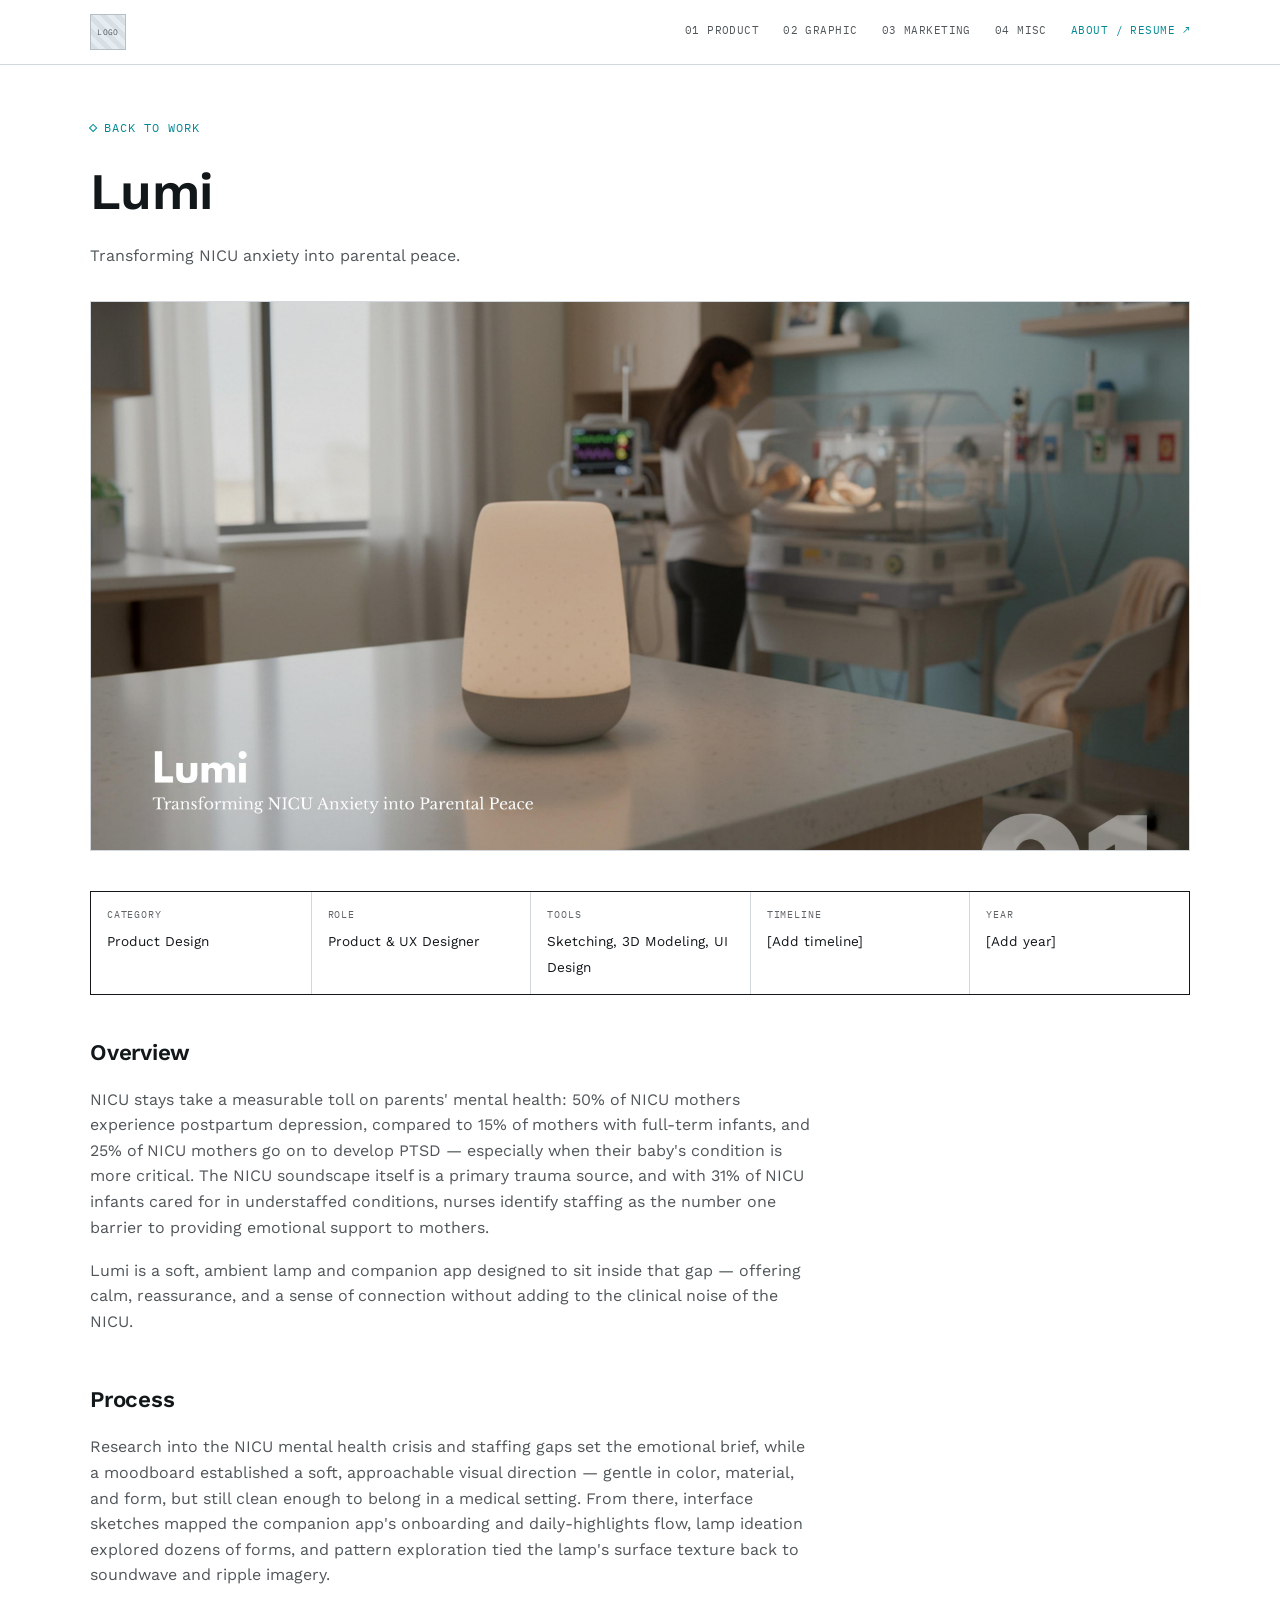
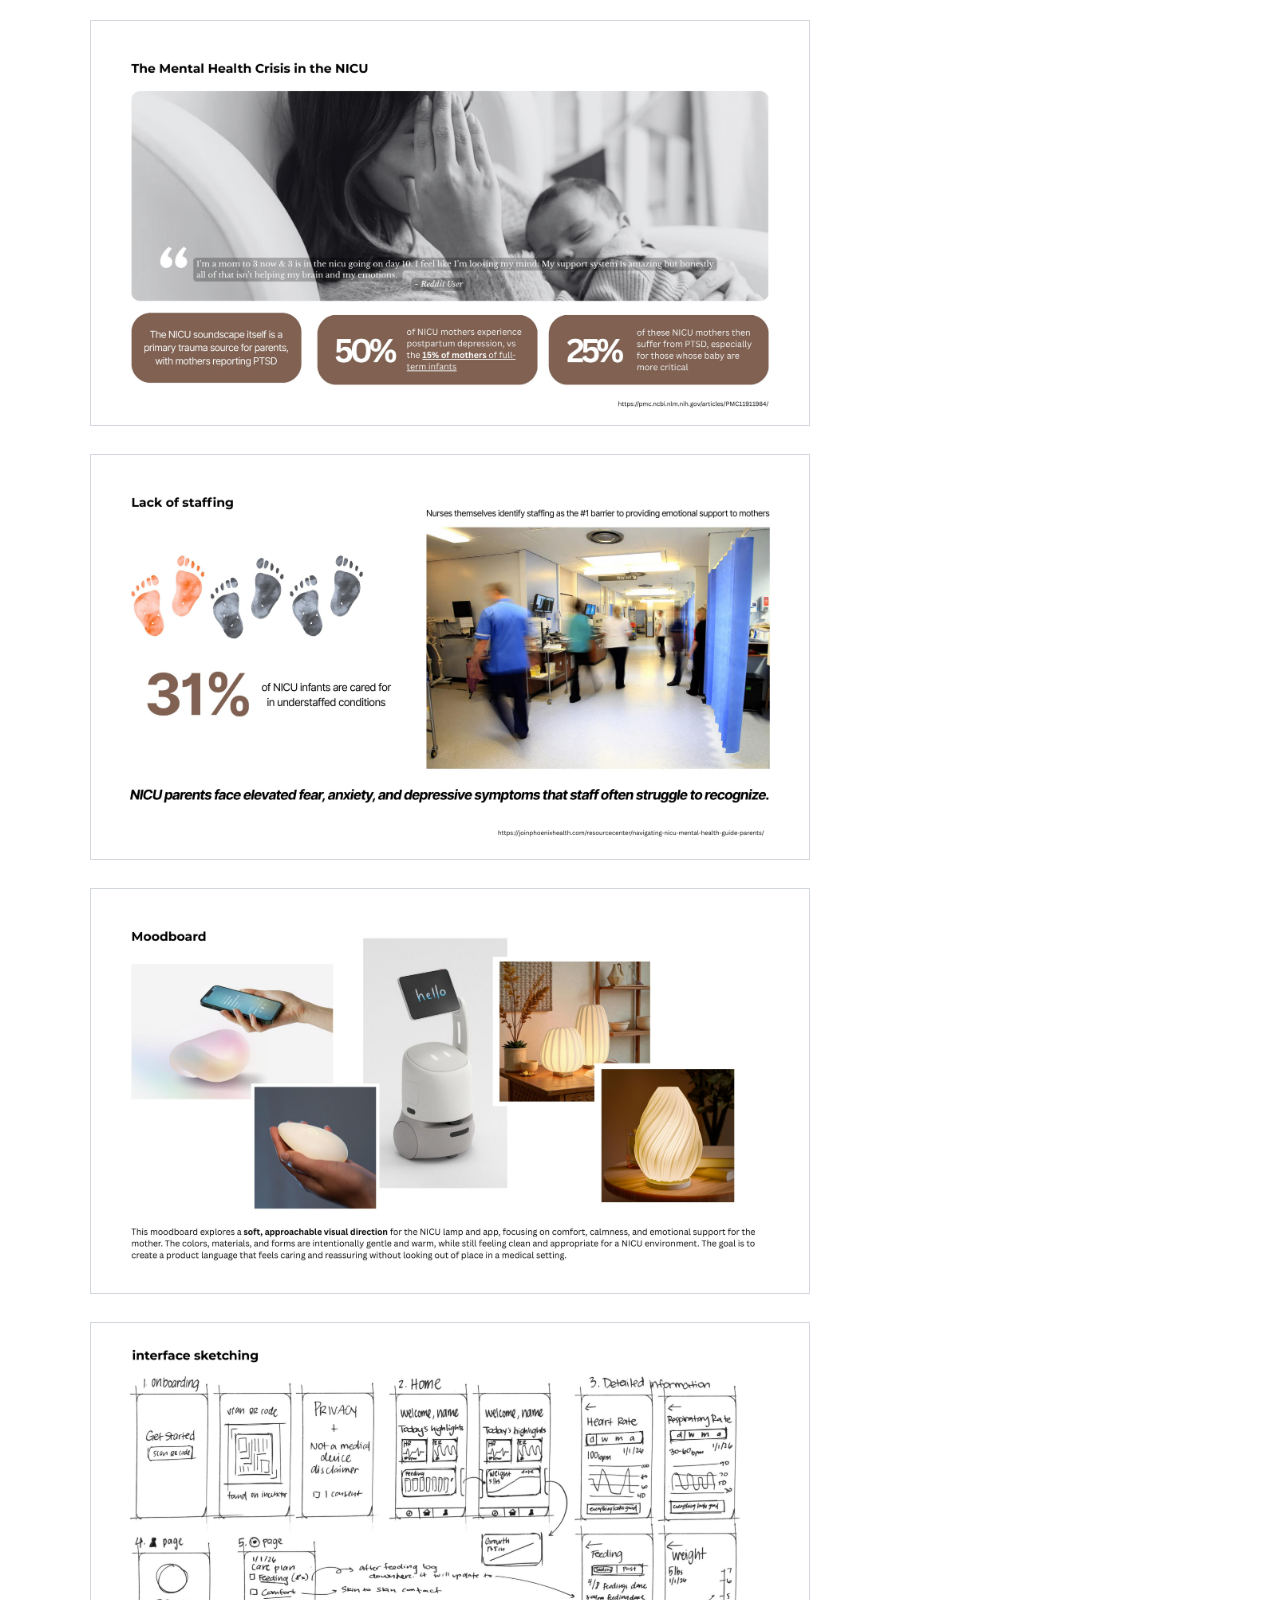
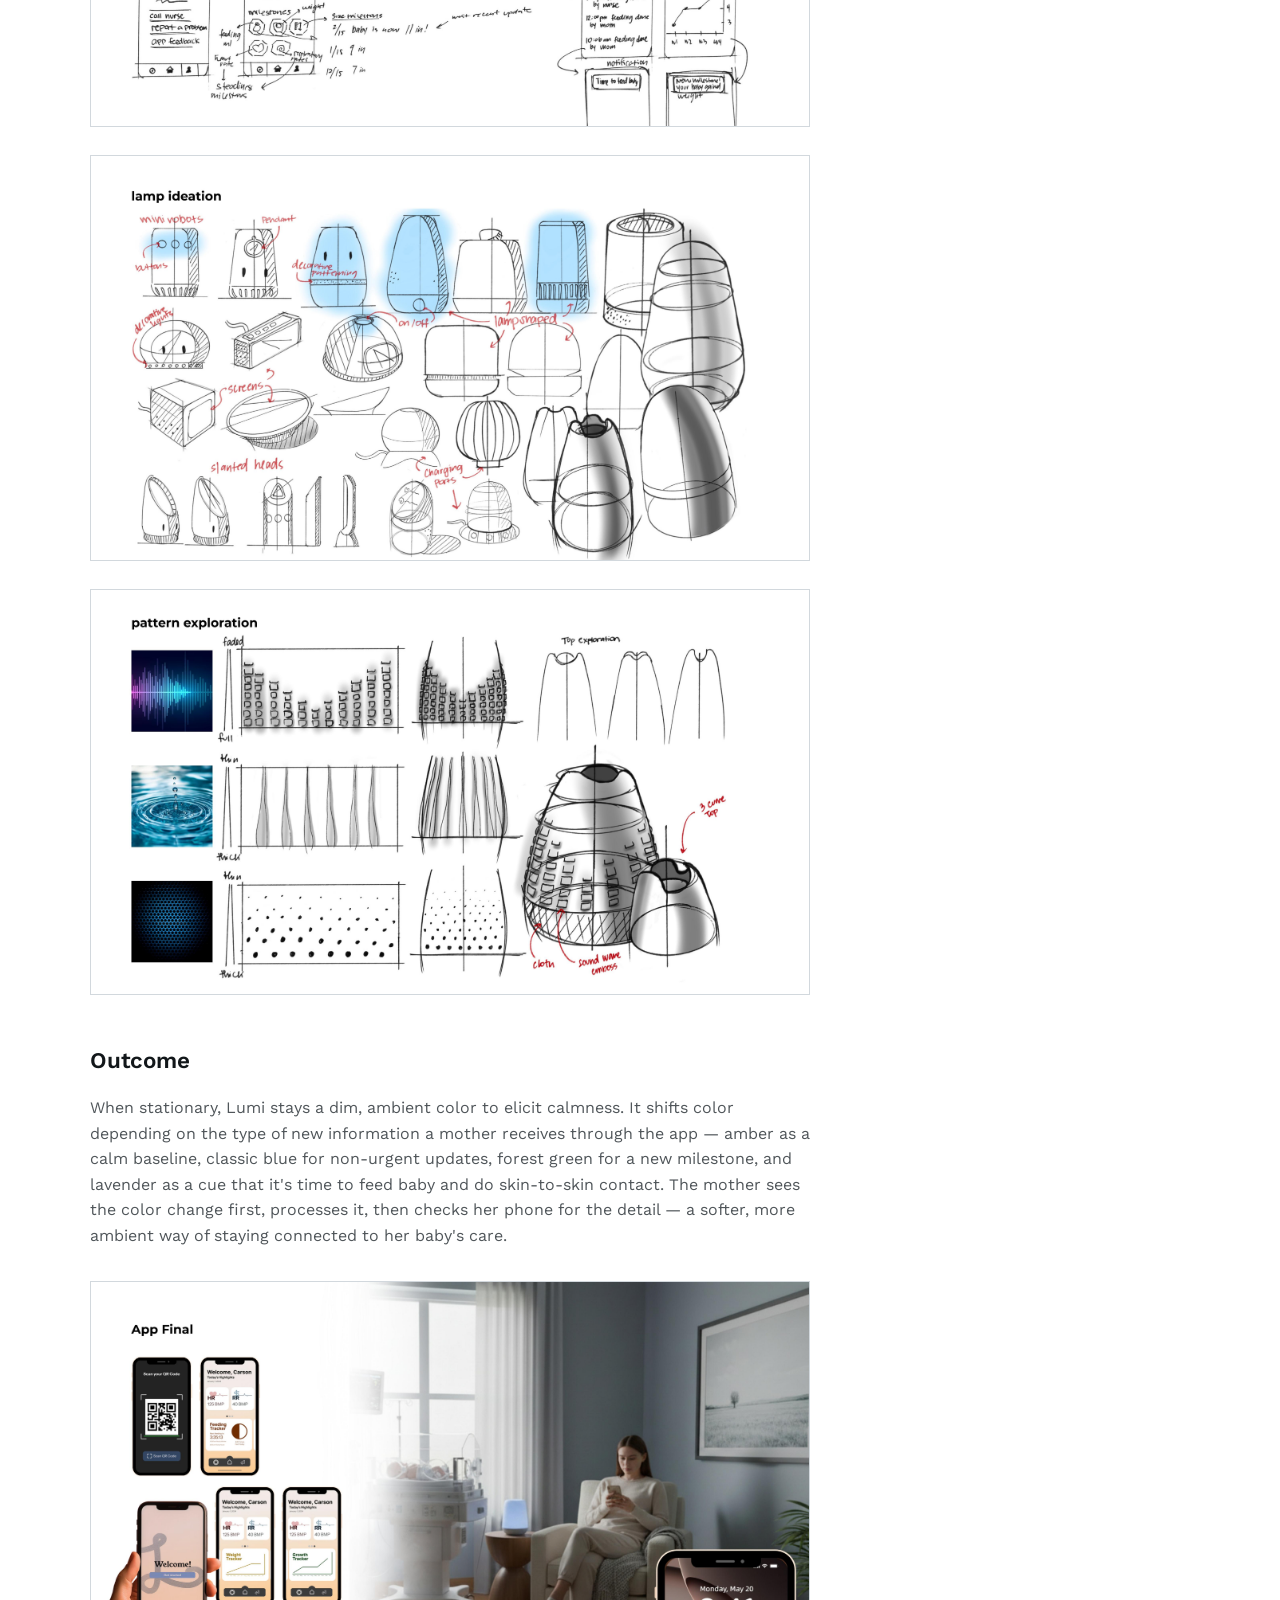
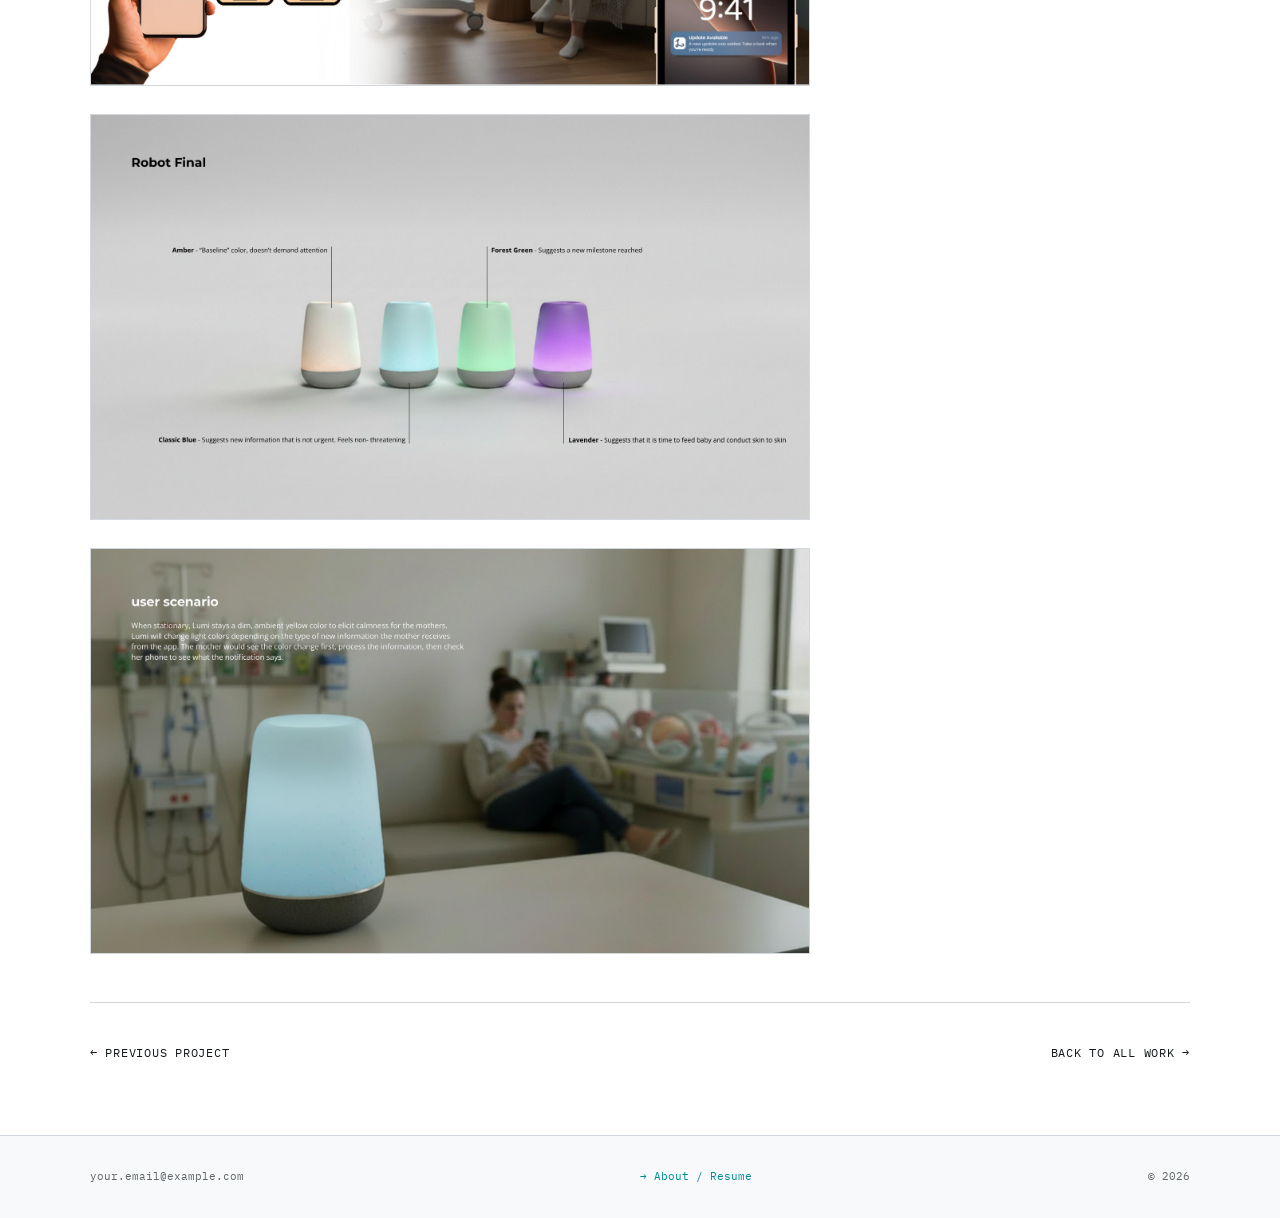
<file: work-lumi.html>
<!DOCTYPE html>
<html lang="en">
<head>
<meta charset="UTF-8">
<meta name="viewport" content="width=device-width, initial-scale=1.0">
<title>Lumi — Your Name</title>

<link rel="preconnect" href="https://fonts.googleapis.com">
<link rel="preconnect" href="https://fonts.gstatic.com" crossorigin>
<link href="https://fonts.googleapis.com/css2?family=Work+Sans:wght@400;500;600;700&family=IBM+Plex+Mono:wght@400;500&display=swap" rel="stylesheet">
<link rel="stylesheet" href="css/style.css">
</head>
<body>

<header class="site-header">
  <div class="wrap header-inner">
    <a class="logo" href="index.html" aria-label="Home">
      <span class="logo-mark">LOGO</span>
    </a>
    <nav class="site-nav" aria-label="Primary">
      <a href="index.html#product">01 Product</a>
      <a href="index.html#graphic">02 Graphic</a>
      <a href="index.html#marketing">03 Marketing</a>
      <a href="index.html#misc">04 Misc</a>
      <a href="resume.html" class="nav-cta">About / Resume ↗</a>
    </nav>
    <button class="nav-toggle" aria-label="Toggle menu" aria-expanded="false">
      <span></span><span></span><span></span>
    </button>
  </div>
</header>

<div class="wrap" style="padding-top:3rem;">

  <span class="eyebrow"><a href="index.html#product">Back to work</a></span>
  <h1 style="font-size:clamp(2rem,5vw,3.2rem); margin-top:0.8rem;">Lumi</h1>
  <p style="max-width:60ch; color:var(--ink-soft); margin-top:0.6rem;">Transforming NICU anxiety into parental peace.</p>

  <div class="case-hero-media">
    <img src="assets/work/lumi/hero.jpg" alt="Lumi ambient lamp glowing warmly on a counter in a NICU room, with a mother tending to her baby in the background">
  </div>

  <!-- Title block — same fields a drawing sheet would carry -->
  <div class="case-titleblock">
    <div class="cell">
      <span class="field-label">Category</span>
      <span class="field-value">Product Design</span>
    </div>
    <div class="cell">
      <span class="field-label">Role</span>
      <span class="field-value">Product &amp; UX Designer</span>
    </div>
    <div class="cell">
      <span class="field-label">Tools</span>
      <span class="field-value">Sketching, 3D Modeling, UI Design</span>
    </div>
    <!-- EDIT: fill in the real project timeline -->
    <div class="cell">
      <span class="field-label">Timeline</span>
      <span class="field-value">[Add timeline]</span>
    </div>
    <!-- EDIT: fill in the real project year -->
    <div class="cell">
      <span class="field-label">Year</span>
      <span class="field-value">[Add year]</span>
    </div>
  </div>

  <div class="case-body">
    <h2>Overview</h2>
    <p>NICU stays take a measurable toll on parents' mental health: 50% of NICU mothers experience postpartum depression, compared to 15% of mothers with full-term infants, and 25% of NICU mothers go on to develop PTSD — especially when their baby's condition is more critical. The NICU soundscape itself is a primary trauma source, and with 31% of NICU infants cared for in understaffed conditions, nurses identify staffing as the number one barrier to providing emotional support to mothers.</p>
    <p>Lumi is a soft, ambient lamp and companion app designed to sit inside that gap — offering calm, reassurance, and a sense of connection without adding to the clinical noise of the NICU.</p>

    <h2>Process</h2>
    <p>Research into the NICU mental health crisis and staffing gaps set the emotional brief, while a moodboard established a soft, approachable visual direction — gentle in color, material, and form, but still clean enough to belong in a medical setting. From there, interface sketches mapped the companion app's onboarding and daily-highlights flow, lamp ideation explored dozens of forms, and pattern exploration tied the lamp's surface texture back to soundwave and ripple imagery.</p>

    <div class="case-slides">
      <img src="assets/work/lumi/slide-02.jpg" alt="Statistics on the NICU mental health crisis: 50% of NICU mothers experience postpartum depression, 25% develop PTSD">
      <img src="assets/work/lumi/slide-03.jpg" alt="Lack of staffing: 31% of NICU infants are cared for in understaffed conditions">
      <img src="assets/work/lumi/slide-04.jpg" alt="Moodboard exploring a soft, approachable visual direction for the NICU lamp and app">
      <img src="assets/work/lumi/slide-05.jpg" alt="Interface sketches for onboarding, home, detailed information, and profile screens">
      <img src="assets/work/lumi/slide-06.jpg" alt="Lamp ideation sketches exploring dozens of forms">
      <img src="assets/work/lumi/slide-07.jpg" alt="Pattern exploration tying the lamp surface texture to soundwave and ripple imagery">
    </div>

    <h2>Outcome</h2>
    <p>When stationary, Lumi stays a dim, ambient color to elicit calmness. It shifts color depending on the type of new information a mother receives through the app — amber as a calm baseline, classic blue for non-urgent updates, forest green for a new milestone, and lavender as a cue that it's time to feed baby and do skin-to-skin contact. The mother sees the color change first, processes it, then checks her phone for the detail — a softer, more ambient way of staying connected to her baby's care.</p>

    <div class="case-slides">
      <img src="assets/work/lumi/slide-08.jpg" alt="Final companion app screens: onboarding, home highlights, feeding tracker, and growth tracker">
      <img src="assets/work/lumi/slide-09.jpg" alt="Lumi's four color states: amber, classic blue, forest green, and lavender, each with its own meaning">
      <img src="assets/work/lumi/slide-10.jpg" alt="User scenario: a mother checking the app while Lumi glows blue on the side table beside the incubator">
    </div>
  </div>

  <div class="case-nav">
    <a href="work-kia-drill.html">← Previous project</a>
    <a href="index.html#product">Back to all work →</a>
  </div>

</div>

<footer class="site-footer-mini" style="margin-top:2rem;">
  <div class="site-footer-mini-inner">
    <a href="mailto:your.email@example.com">your.email@example.com</a>
    <a href="resume.html" class="nav-cta">→ About / Resume</a>
    <span>© <span class="auto-year">2026</span></span>
  </div>
</footer>

<script src="js/main.js"></script>
</body>
</html>
</file>
<file: css/style.css>
/* =========================================================
   PORTFOLIO STYLESHEET
   Design language: numbered discipline sections, cool near-
   white ground, single accent, Work Sans + IBM Plex Mono.
   ========================================================= */

:root {
  --bg: oklch(100% 0 0);
  --bg-panel: oklch(98% 0.003 240);
  --ink: oklch(20% 0.01 240);
  --ink-2: oklch(35% 0.01 240);
  --ink-soft: oklch(45% 0.01 240);
  --ink-faint: oklch(50% 0.01 240);
  --line: oklch(88% 0.01 240);
  --line-2: oklch(85% 0.01 240);
  --line-strong: oklch(80% 0.01 240);
  --accent: oklch(55% 0.15 200);
  --accent-hover: oklch(38% 0.16 200);
  --accent-soft: oklch(95% 0.03 200);
  --stripe-a: oklch(94% 0.01 240);
  --stripe-b: oklch(91% 0.01 240);
  --logo-stripe-a: oklch(90% 0.01 240);
  --logo-stripe-b: oklch(94% 0.01 240);

  --font-display: "Work Sans", "Helvetica Neue", Arial, sans-serif;
  --font-body: "Work Sans", "Helvetica Neue", Arial, sans-serif;
  --font-mono: "IBM Plex Mono", "SFMono-Regular", Consolas, monospace;

  --maxw: 1180px;
  --gutter: 40px;
}
@media (max-width: 640px) {
  :root { --gutter: 20px; }
}

/* -------------------- Reset -------------------- */
*, *::before, *::after { box-sizing: border-box; }
html { scroll-behavior: smooth; }
@media (prefers-reduced-motion: reduce) {
  html { scroll-behavior: auto; }
  *, *::before, *::after { animation-duration: 0.01ms !important; animation-iteration-count: 1 !important; transition-duration: 0.01ms !important; }
}
body {
  margin: 0;
  background: var(--bg);
  color: var(--ink);
  font-family: var(--font-body);
  font-size: 16px;
  line-height: 1.6;
  -webkit-font-smoothing: antialiased;
}
img { max-width: 100%; display: block; }
a { color: inherit; text-decoration: none; }
ul { margin: 0; padding: 0; list-style: none; }
h1, h2, h3, h4 { font-family: var(--font-display); margin: 0; font-weight: 600; letter-spacing: -0.01em; }
p { margin: 0; }
button { font: inherit; cursor: pointer; }

.wrap {
  max-width: var(--maxw);
  margin: 0 auto;
  padding-left: var(--gutter);
  padding-right: var(--gutter);
}

/* -------------------- Utility: mono labels -------------------- */
.eyebrow, .mono-label, .meta-label, .filter-btn, .tag, .field-label {
  font-family: var(--font-mono);
  text-transform: uppercase;
  letter-spacing: 0.08em;
}
.eyebrow {
  font-size: 0.78rem;
  color: var(--accent);
  display: inline-flex;
  align-items: center;
  gap: 0.6em;
}
.eyebrow::before {
  content: "";
  width: 0.5em;
  height: 0.5em;
  border: 1px solid var(--accent);
  transform: rotate(45deg);
  flex: none;
}

/* -------------------- Registration marks -------------------- */
.registration {
  position: relative;
}
.registration::before,
.registration::after {
  content: "";
  position: absolute;
  width: 14px;
  height: 14px;
  border-color: var(--line-strong);
  opacity: 0.9;
}
.registration::before {
  top: 0; left: 0;
  border-top: 1px solid var(--line-strong);
  border-left: 1px solid var(--line-strong);
}
.registration::after {
  bottom: 0; right: 0;
  border-bottom: 1px solid var(--line-strong);
  border-right: 1px solid var(--line-strong);
}

/* -------------------- Header / Nav -------------------- */
.site-header {
  position: sticky;
  top: 0;
  z-index: 50;
  background: rgba(255, 255, 255, 0.92);
  backdrop-filter: blur(6px);
  border-bottom: 1px solid var(--line);
}
.header-inner {
  display: flex;
  align-items: center;
  justify-content: space-between;
  height: 64px;
}
.logo-mark {
  width: 36px;
  height: 36px;
  display: flex;
  align-items: center;
  justify-content: center;
  border: 1px solid var(--line-strong);
  background-image: repeating-linear-gradient(45deg, var(--logo-stripe-a) 0 5px, var(--logo-stripe-b) 5px 10px);
  font-family: var(--font-mono);
  font-size: 8px;
  letter-spacing: 0.05em;
  color: var(--ink-soft);
}
.site-nav {
  display: flex;
  gap: 1.5rem;
  align-items: center;
}
.site-nav a {
  font-family: var(--font-mono);
  font-size: 11px;
  text-transform: uppercase;
  letter-spacing: 0.04em;
  color: var(--ink-soft);
  padding-bottom: 2px;
  white-space: nowrap;
  border-bottom: 1px solid transparent;
  transition: color 0.15s ease, border-color 0.15s ease;
}
.site-nav a.nav-cta {
  color: var(--accent);
}
.site-nav a.nav-cta:hover,
.site-nav a.nav-cta:focus-visible {
  color: var(--accent-hover);
}
.site-nav a:hover,
.site-nav a:focus-visible,
.site-nav a.is-active {
  color: var(--ink);
  border-bottom-color: var(--accent);
}
.nav-toggle {
  display: none;
  flex-direction: column;
  justify-content: center;
  gap: 5px;
  width: 32px;
  height: 32px;
  background: none;
  border: none;
  padding: 0;
}
.nav-toggle span {
  display: block;
  height: 1px;
  background: var(--ink);
}

@media (max-width: 860px) {
  .nav-toggle { display: flex; }
  .site-nav {
    position: absolute;
    top: 64px;
    left: 0;
    right: 0;
    background: var(--bg);
    border-bottom: 1px solid var(--line);
    flex-direction: column;
    align-items: stretch;
    gap: 0;
    max-height: 0;
    overflow: hidden;
    transition: max-height 0.2s ease;
  }
  .site-nav.open { max-height: 360px; }
  .site-nav a {
    padding: 1rem var(--gutter);
    border-bottom: 1px solid var(--line);
  }
}

/* -------------------- Hero -------------------- */
.hero {
  max-width: var(--maxw);
  margin: 0 auto;
  padding: 96px var(--gutter) 120px;
}
.kicker {
  display: flex;
  align-items: center;
  gap: 8px;
  margin-bottom: 28px;
}
.kicker .rule {
  flex: 1;
  max-width: 200px;
  height: 1px;
  background: var(--line-2);
}
.kicker .label {
  font-family: var(--font-mono);
  font-size: 11px;
  color: var(--accent);
  white-space: nowrap;
}
.hero-name {
  font-family: var(--font-display);
  font-weight: 600;
  font-size: 20px;
  letter-spacing: 0.03em;
  color: var(--ink-2);
  margin-bottom: 12px;
}
.hero h1 {
  font-size: clamp(2.1rem, 5.5vw, 3.625rem);
  line-height: 1.15;
  max-width: 840px;
  margin: 0 0 20px;
  font-weight: 700;
}
.hero-stats {
  display: flex;
  gap: 8px;
  align-items: center;
  font-family: var(--font-mono);
  font-size: 11px;
  color: var(--ink-faint);
}
@media (max-width: 640px) {
  .hero { padding: 64px var(--gutter) 72px; }
}

/* -------------------- Filter row -------------------- */
.filter-row {
  max-width: var(--maxw);
  margin: 0 auto;
  padding: 0 var(--gutter) 32px;
  display: flex;
  justify-content: flex-end;
}
.filters {
  display: flex;
  flex-wrap: wrap;
  gap: 0.5rem;
}
.filter-btn {
  font-family: var(--font-mono);
  text-transform: uppercase;
  letter-spacing: 0.04em;
  font-size: 11px;
  background: none;
  border: 1px solid var(--line-strong);
  color: var(--ink-soft);
  padding: 0.5em 0.9em;
  transition: background 0.15s ease, color 0.15s ease, border-color 0.15s ease;
}
.filter-btn:hover { border-color: var(--accent); color: var(--ink); }
.filter-btn.active {
  background: var(--ink);
  border-color: var(--ink);
  color: var(--bg);
}

/* -------------------- Numbered discipline sections -------------------- */
.work { max-width: var(--maxw); margin: 0 auto; padding: 0 var(--gutter) 8px; }
.work-section {
  padding-top: 0;
  scroll-margin-top: 80px;
}
.work-section + .work-section { margin-top: 0; }
.section-label {
  display: flex;
  align-items: baseline;
  gap: 12px;
  margin-bottom: 28px;
  padding-bottom: 12px;
  border-bottom: 1px solid var(--line-2);
}
.section-label .num {
  font-family: var(--font-mono);
  font-size: 12px;
  letter-spacing: 0.05em;
  color: var(--accent);
}
.section-label h3 {
  font-size: 1.2rem;
}

/* -------------------- Filters -------------------- */
.filters {
  display: flex;
  flex-wrap: wrap;
  gap: 0.5rem;
}
.filter-btn {
  font-size: 0.72rem;
  background: none;
  border: 1px solid var(--line-strong);
  color: var(--ink-soft);
  padding: 0.5em 0.9em;
  transition: background 0.15s ease, color 0.15s ease, border-color 0.15s ease;
}
.filter-btn:hover { border-color: var(--accent); color: var(--ink); }
.filter-btn.active {
  background: var(--ink);
  border-color: var(--ink);
  color: var(--bg);
}

/* Standalone static placeholder (used on the project template page, not in hover cards) */
.media-placeholder {
  aspect-ratio: 4 / 3;
  background-image: repeating-linear-gradient(45deg, var(--stripe-a) 0 12px, var(--stripe-b) 12px 24px);
  display: flex;
  align-items: center;
  justify-content: center;
}
.media-placeholder span {
  font-family: var(--font-mono);
  font-size: 11px;
  letter-spacing: 0.04em;
  text-transform: uppercase;
  color: var(--ink-soft);
}

/* -------------------- Project grid / cards -------------------- */
.project-grid {
  display: grid;
  grid-template-columns: repeat(3, 1fr);
  gap: 28px;
  margin-bottom: 56px;
}
@media (max-width: 900px) {
  .project-grid { grid-template-columns: repeat(2, 1fr); }
}
@media (max-width: 560px) {
  .project-grid { grid-template-columns: 1fr; }
}
.project-card {
  position: relative;
  display: block;
  aspect-ratio: 4 / 3;
  overflow: hidden;
  background: var(--bg-panel);
}
.project-card .card-media,
.project-card .card-media img {
  position: absolute;
  inset: 0;
  width: 100%;
  height: 100%;
}
.project-card .card-media {
  background-image: repeating-linear-gradient(45deg, var(--stripe-a) 0 12px, var(--stripe-b) 12px 24px);
  display: flex;
  align-items: center;
  justify-content: center;
  transition: filter 0.3s ease, transform 0.3s ease;
}
.project-card .card-media img {
  object-fit: cover;
  display: block;
  transition: filter 0.3s ease, transform 0.3s ease;
}
.project-card .card-media span {
  font-family: var(--font-mono);
  font-size: 11px;
  letter-spacing: 0.04em;
  text-transform: uppercase;
  color: var(--ink-soft);
}
.project-card:hover .card-media,
.project-card:focus-visible .card-media {
  filter: blur(6px) brightness(0.8);
  transform: scale(1.03);
}
.card-overlay {
  position: absolute;
  inset: 0;
  display: flex;
  flex-direction: column;
  align-items: center;
  justify-content: center;
  text-align: center;
  gap: 5px;
  padding: 1.25rem;
  background: rgba(0, 0, 0, 0.2);
  opacity: 0;
  transition: opacity 0.3s ease;
}
.project-card:hover .card-overlay,
.project-card:focus-visible .card-overlay {
  opacity: 1;
}
.card-overlay h3 {
  font-family: var(--font-display);
  font-weight: 600;
  font-size: 17px;
  color: #fff;
  margin: 0;
}
.titleblock-meta {
  font-family: var(--font-mono);
  font-size: 11px;
  letter-spacing: 0.04em;
  color: rgba(255, 255, 255, 0.85);
}

/* -------------------- About -------------------- */
.about-grid {
  display: grid;
  grid-template-columns: 1fr 1.4fr;
  gap: 3rem;
  align-items: start;
}
.about-portrait {
  aspect-ratio: 1;
  background-color: var(--bg-panel);
  background-image: repeating-linear-gradient(45deg, var(--line) 0, var(--line) 1px, transparent 1px, transparent 11px);
  border: 1px solid var(--line);
  display: flex;
  align-items: center;
  justify-content: center;
  font-family: var(--font-display);
  font-size: 2.5rem;
  color: var(--ink-faint);
}
.about-bio p { margin-bottom: 1.1rem; max-width: 62ch; color: var(--ink-soft); }
.skill-tags {
  display: flex;
  flex-wrap: wrap;
  gap: 0.5rem;
  margin-top: 1.5rem;
}
.tag {
  font-size: 0.68rem;
  border: 1px solid var(--line-strong);
  padding: 0.4em 0.7em;
  color: var(--ink-soft);
}
@media (max-width: 780px) {
  .about-grid { grid-template-columns: 1fr; }
  .about-portrait { max-width: 220px; }
}

/* -------------------- Minimal footer (landing page) -------------------- */
.site-footer-mini {
  padding: 32px 0;
  background: var(--bg-panel);
  border-top: 1px solid var(--line);
}
.site-footer-mini-inner {
  max-width: var(--maxw);
  margin: 0 auto;
  padding: 0 var(--gutter);
  display: flex;
  justify-content: space-between;
  align-items: center;
  gap: 1rem;
  flex-wrap: wrap;
  font-family: var(--font-mono);
  font-size: 11px;
  color: var(--ink-faint);
}
.site-footer-mini a.nav-cta {
  color: var(--accent);
}
.site-footer-mini a.nav-cta:hover,
.site-footer-mini a.nav-cta:focus-visible {
  color: var(--accent-hover);
}

/* -------------------- Footer / contact (about, resume, project pages) -------------------- */
.site-footer {
  border-top: 1px solid var(--line);
  padding: 3.5rem 0 2.5rem;
  background: var(--bg-panel);
  scroll-margin-top: 40px;
}
.footer-inner {
  padding-top: 2rem;
  padding-bottom: 2rem;
}
.footer-top {
  display: flex;
  flex-wrap: wrap;
  justify-content: space-between;
  gap: 2.5rem;
  margin-bottom: 2.5rem;
}
.footer-top h2 { font-size: clamp(1.6rem, 4vw, 2.4rem); max-width: 16ch; }
.contact-list {
  display: flex;
  flex-direction: column;
  gap: 0.6rem;
}
.contact-list a {
  font-family: var(--font-mono);
  font-size: 0.85rem;
  letter-spacing: 0.03em;
  border-bottom: 1px solid var(--line-strong);
  padding-bottom: 2px;
  transition: color 0.15s ease, border-color 0.15s ease;
}
.contact-list a:hover { color: var(--accent); border-color: var(--accent); }
.footer-bottom {
  display: flex;
  justify-content: space-between;
  flex-wrap: wrap;
  gap: 0.5rem;
  font-family: var(--font-mono);
  font-size: 0.68rem;
  letter-spacing: 0.05em;
  color: var(--ink-faint);
  text-transform: uppercase;
  padding-top: 1.5rem;
  border-top: 1px solid var(--line);
}

/* -------------------- Buttons -------------------- */
.btn {
  display: inline-flex;
  align-items: center;
  gap: 0.5em;
  font-family: var(--font-mono);
  font-size: 0.75rem;
  text-transform: uppercase;
  letter-spacing: 0.06em;
  padding: 0.75em 1.2em;
  border: 1px solid var(--ink);
  transition: background 0.15s ease, color 0.15s ease;
}
.btn:hover { background: var(--ink); color: var(--bg); }
.btn-primary { background: var(--ink); color: var(--bg); }
.btn-primary:hover { background: var(--accent); border-color: var(--accent); }

/* -------------------- Resume sheet -------------------- */
.sheet-header {
  display: flex;
  justify-content: space-between;
  align-items: flex-start;
  flex-wrap: wrap;
  gap: 2rem;
  padding: 3.5rem 0 2.5rem;
  border-bottom: 1px solid var(--line-strong);
}
.sheet-header h1 { font-size: clamp(2rem, 5vw, 3.2rem); }
.sheet-header .contact-row {
  font-family: var(--font-mono);
  font-size: 0.78rem;
  color: var(--ink-soft);
  display: flex;
  flex-wrap: wrap;
  gap: 0.4em 1em;
  margin-top: 0.8rem;
}
.titleblock-mini {
  border: 1px solid var(--ink);
  font-family: var(--font-mono);
  font-size: 0.68rem;
  text-transform: uppercase;
  letter-spacing: 0.05em;
  min-width: 200px;
}
.titleblock-mini .row {
  display: grid;
  grid-template-columns: 40% 60%;
  border-top: 1px solid var(--line);
}
.titleblock-mini .row:first-child { border-top: none; }
.titleblock-mini .row > span { padding: 0.5em 0.6em; }
.titleblock-mini .row .field-label { color: var(--ink-faint); border-right: 1px solid var(--line); }
.sheet-actions { display: flex; gap: 0.6rem; margin-top: 1rem; }

.resume-section { padding: 3rem 0; border-bottom: 1px solid var(--line); }
.resume-section:last-of-type { border-bottom: none; }
.resume-section-head {
  display: grid;
  grid-template-columns: 200px 1fr;
  gap: 2rem;
}
.resume-section-head .field-label {
  font-size: 0.75rem;
  color: var(--accent);
  padding-top: 0.2rem;
}
.entry { margin-bottom: 2rem; }
.entry:last-child { margin-bottom: 0; }
.entry-head {
  display: flex;
  justify-content: space-between;
  flex-wrap: wrap;
  gap: 0.5rem 1.5rem;
  margin-bottom: 0.5rem;
}
.entry-head h3 { font-size: 1.05rem; }
.entry-head .entry-meta {
  font-family: var(--font-mono);
  font-size: 0.72rem;
  color: var(--ink-soft);
  text-transform: uppercase;
  letter-spacing: 0.04em;
  white-space: nowrap;
}
.entry ul { margin-top: 0.6rem; }
.entry li {
  position: relative;
  padding-left: 1.1em;
  color: var(--ink-soft);
  margin-bottom: 0.4em;
}
.entry li::before {
  content: "\2014";
  position: absolute;
  left: 0;
  color: var(--ink-faint);
}
.skills-columns {
  display: grid;
  grid-template-columns: repeat(auto-fit, minmax(200px, 1fr));
  gap: 1.5rem;
}
.skills-columns h4 {
  font-family: var(--font-mono);
  font-size: 0.72rem;
  text-transform: uppercase;
  letter-spacing: 0.06em;
  color: var(--ink-faint);
  margin-bottom: 0.7rem;
}
.skills-columns li { color: var(--ink-soft); margin-bottom: 0.4em; padding-left: 1.1em; position: relative; }
.skills-columns li::before { content: "\2014"; position: absolute; left: 0; color: var(--ink-faint); }

@media (max-width: 720px) {
  .resume-section-head { grid-template-columns: 1fr; gap: 0.5rem; }
}

/* -------------------- Print (resume) -------------------- */
@media print {
  .site-header, .site-footer, .sheet-actions, .hero-rule { display: none !important; }
  body { background: #fff; }
  .wrap { padding: 0; max-width: 100%; }
  a { color: var(--ink) !important; text-decoration: none !important; }
  .resume-section { break-inside: avoid; }
}

/* -------------------- Case study (project.html) -------------------- */
.case-hero-media {
  aspect-ratio: 16 / 8;
  background-color: var(--bg-panel);
  background-image: repeating-linear-gradient(45deg, var(--line) 0, var(--line) 1px, transparent 1px, transparent 12px);
  border: 1px solid var(--line);
  display: flex;
  align-items: center;
  justify-content: center;
  margin-top: 2rem;
}
.case-hero-media span { font-family: var(--font-mono); font-size: 0.75rem; color: var(--ink-faint); text-transform: uppercase; letter-spacing: 0.08em; }
.case-hero-media img { width: 100%; height: 100%; object-fit: cover; display: block; }

.case-titleblock {
  display: grid;
  grid-template-columns: repeat(5, 1fr);
  border: 1px solid var(--ink);
  margin: 2.5rem 0;
}
.case-titleblock .cell {
  padding: 0.9rem 1rem;
  border-left: 1px solid var(--line);
}
.case-titleblock .cell:first-child { border-left: none; }
.case-titleblock .field-label { display: block; font-size: 0.65rem; color: var(--ink-faint); margin-bottom: 0.35rem; }
.case-titleblock .field-value { font-size: 0.85rem; }
@media (max-width: 900px) {
  .case-titleblock { grid-template-columns: repeat(2, 1fr); }
  .case-titleblock .cell:nth-child(odd) { border-left: none; }
  .case-titleblock .cell:nth-child(n+3) { border-top: 1px solid var(--line); }
}

.case-body { max-width: 72ch; }
.case-body h2 { font-size: 1.4rem; margin: 3rem 0 1rem; }
.case-body h2:first-child { margin-top: 0; }
.case-body p { color: var(--ink-soft); margin-bottom: 1.1rem; }
.case-gallery {
  display: grid;
  grid-template-columns: 1fr 1fr;
  gap: 1.25rem;
  margin: 2rem 0;
  max-width: none;
}
.case-gallery .media-placeholder { aspect-ratio: 4/3; border: 1px solid var(--line); }
@media (max-width: 640px) { .case-gallery { grid-template-columns: 1fr; } }

.case-slides {
  display: flex;
  flex-direction: column;
  gap: 28px;
  margin: 2rem 0 3rem;
  max-width: none;
}
.case-slides img {
  width: 100%;
  height: auto;
  display: block;
  border: 1px solid var(--line);
}

.case-nav {
  display: flex;
  justify-content: space-between;
  padding: 2.5rem 0;
  margin-top: 3rem;
  border-top: 1px solid var(--line);
  font-family: var(--font-mono);
  font-size: 0.78rem;
  text-transform: uppercase;
  letter-spacing: 0.06em;
}
.case-nav a:hover { color: var(--accent); }
</file>
